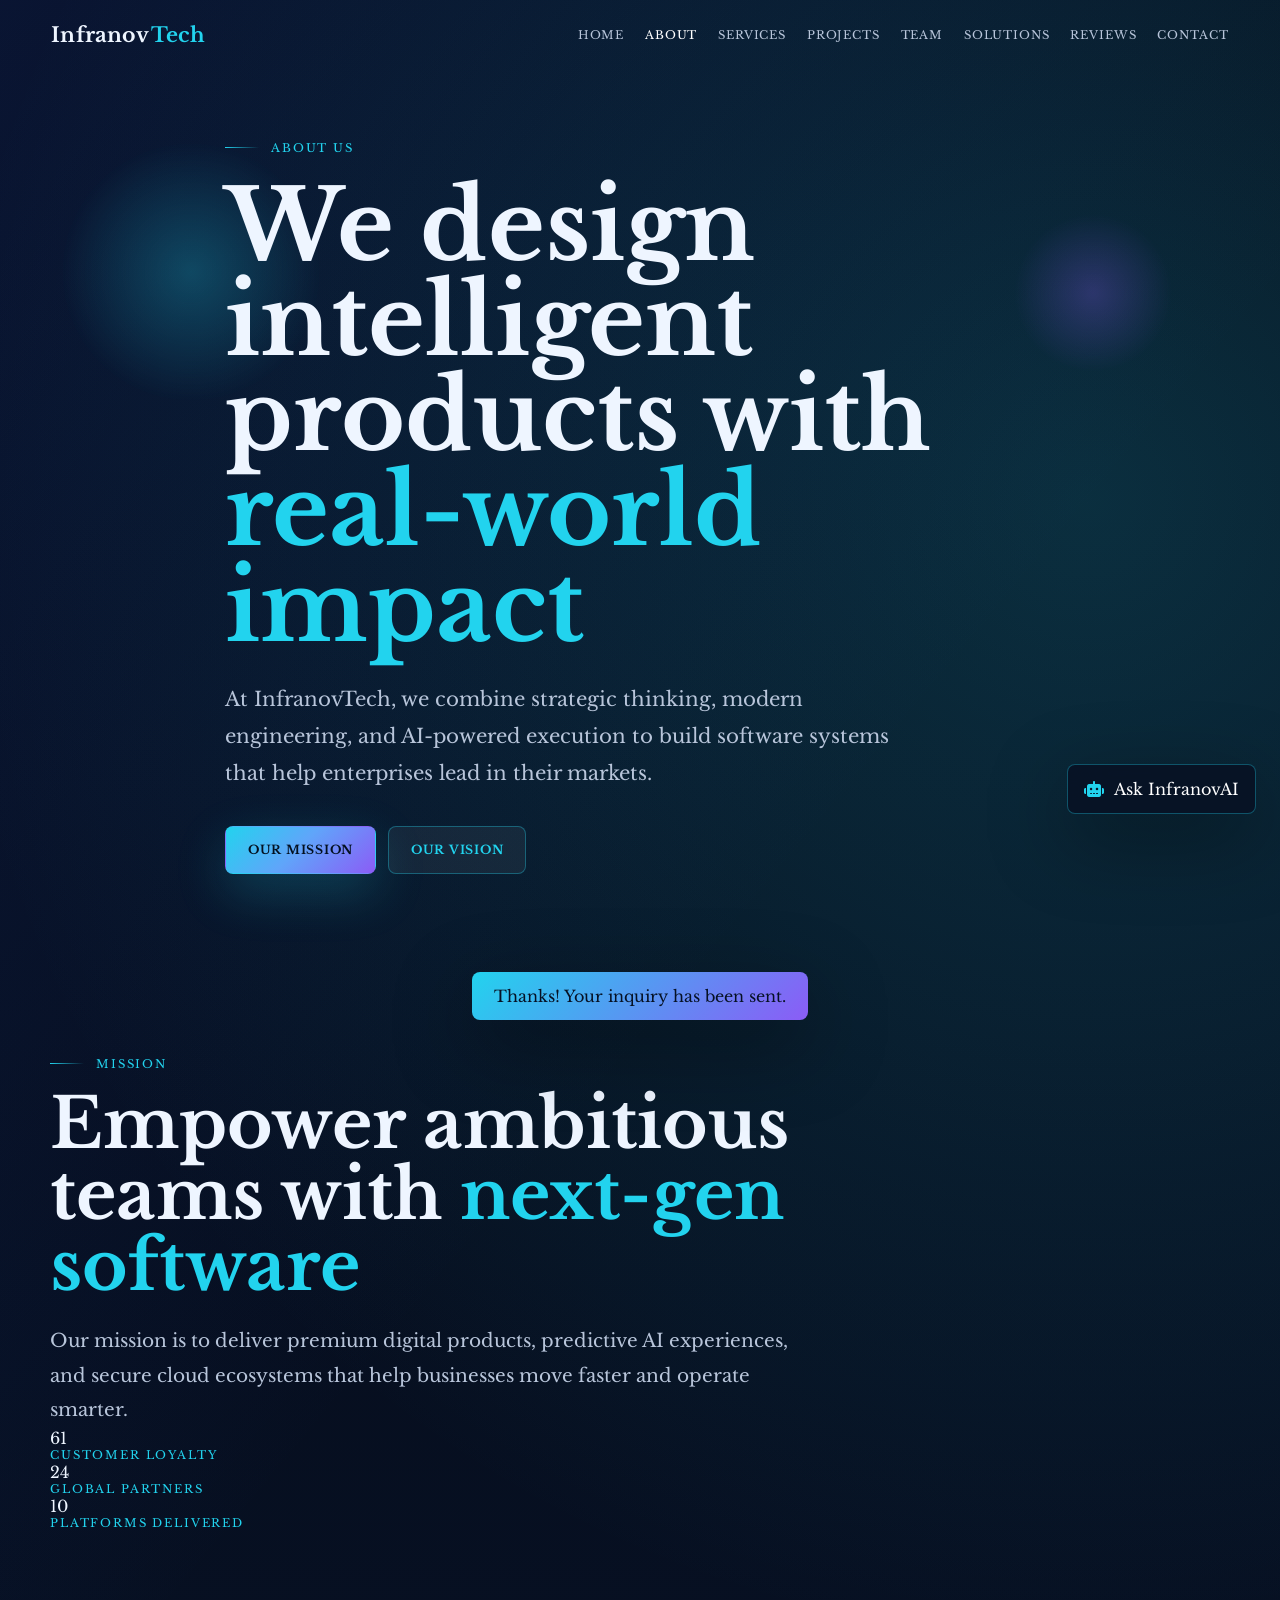
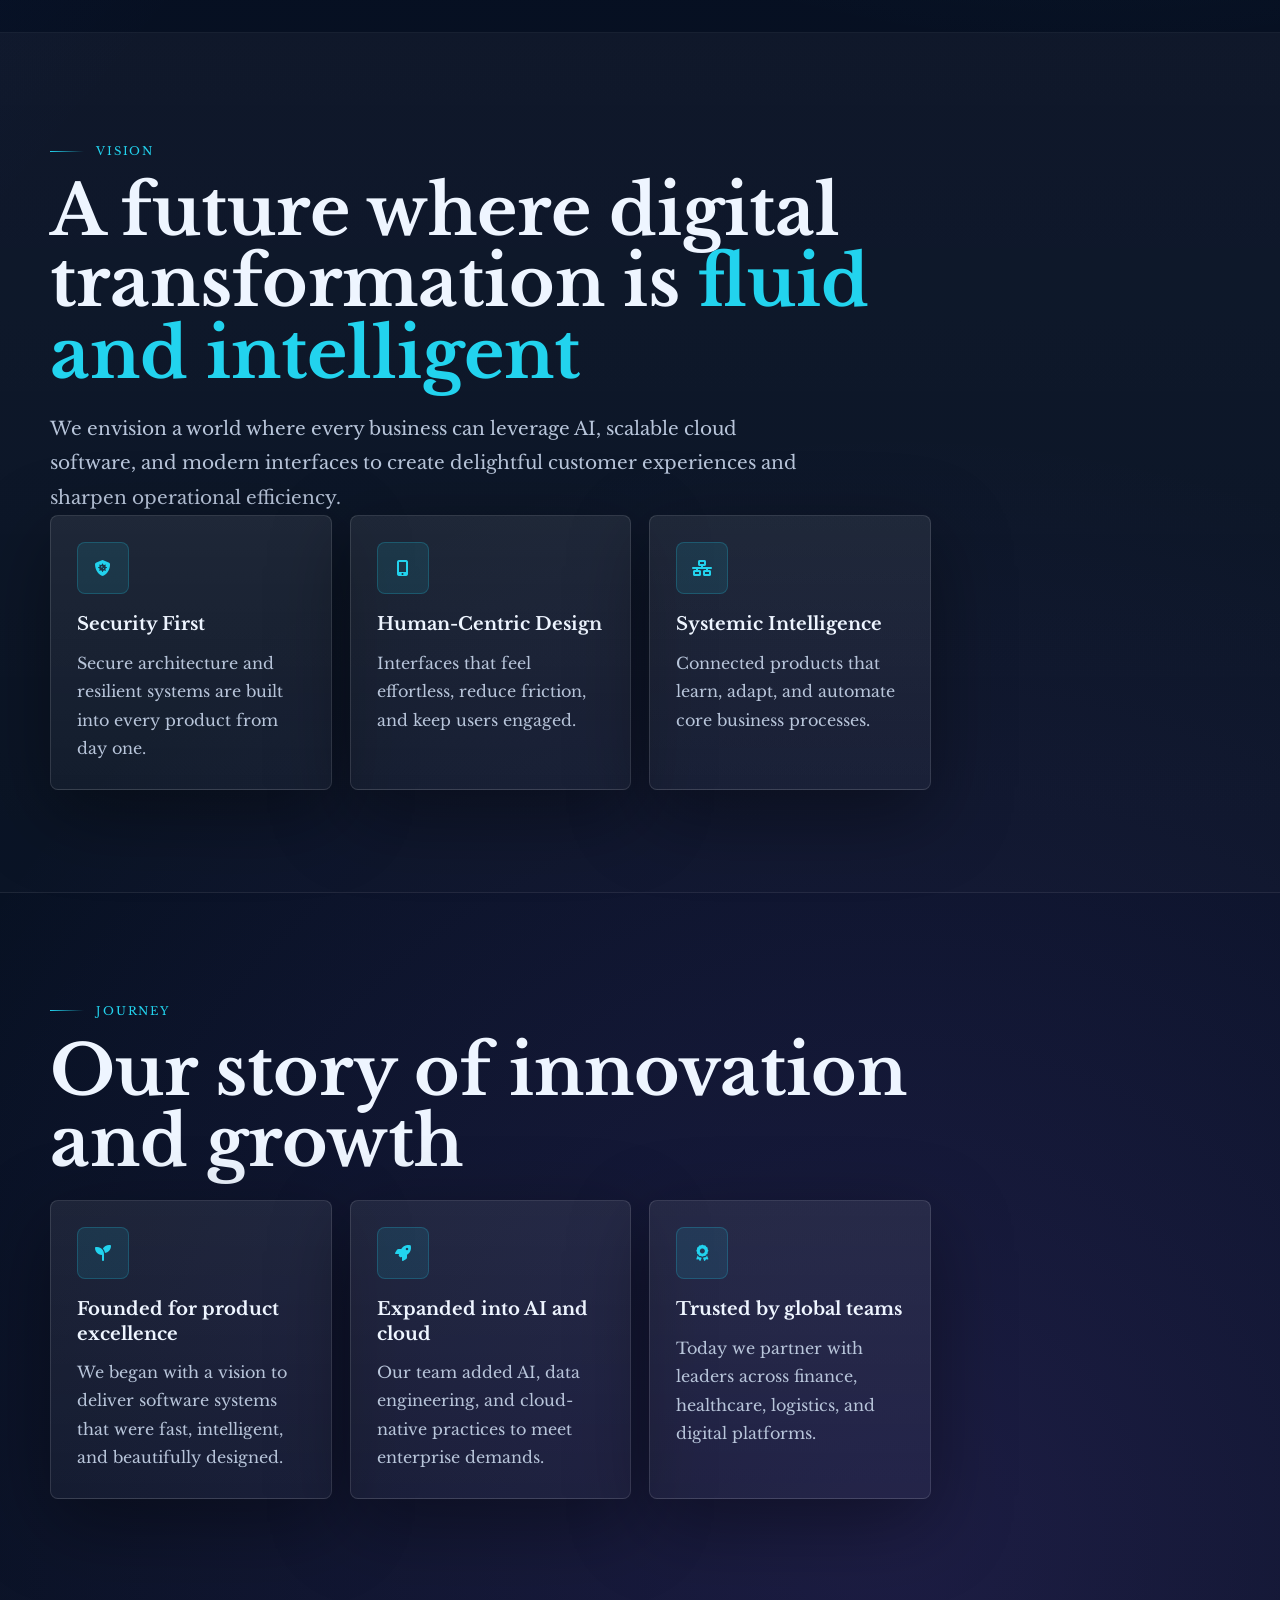
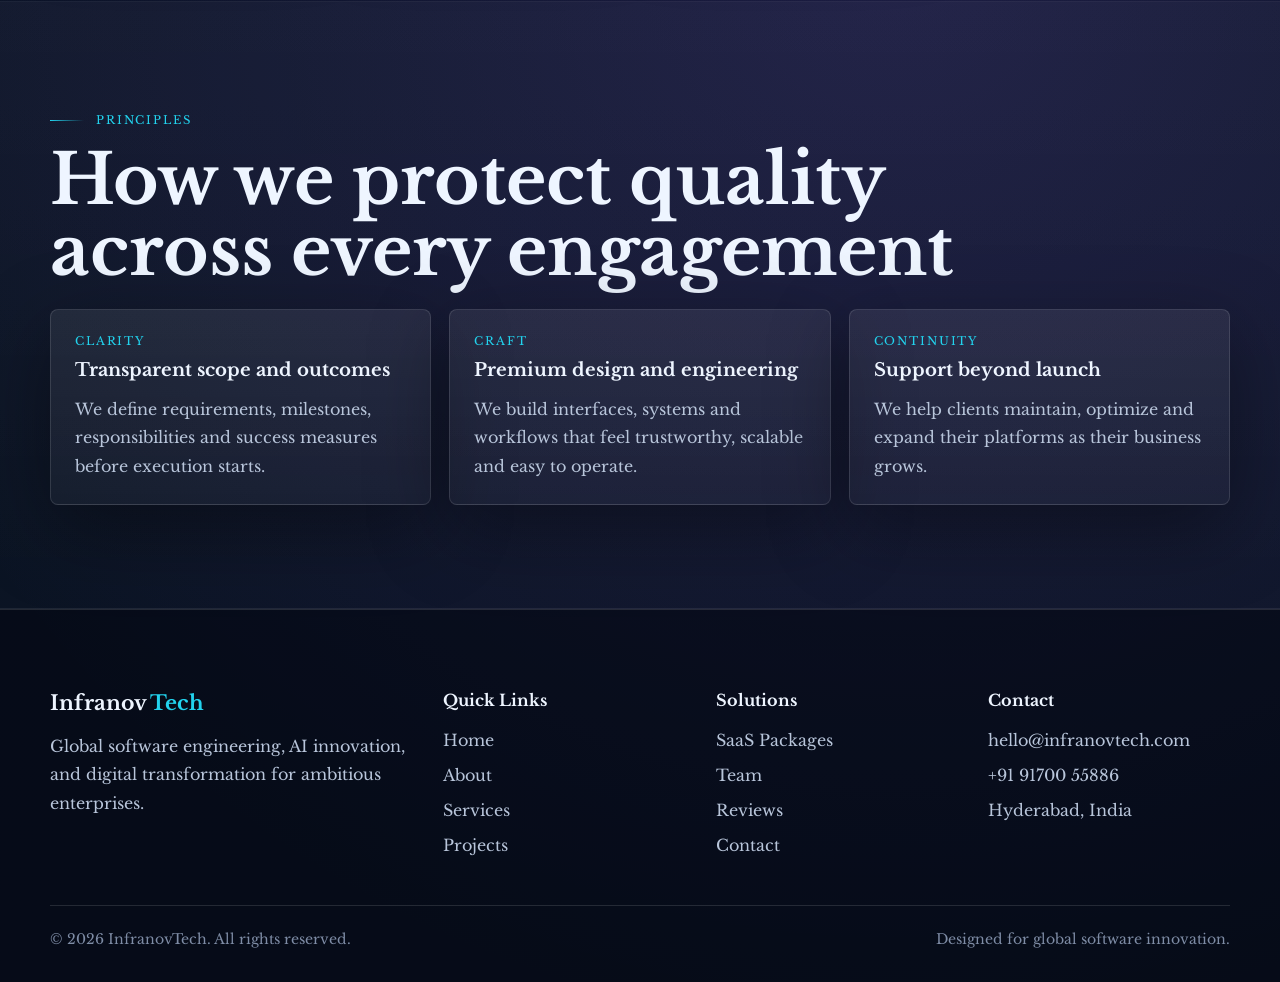
<file: about.html>
﻿<!DOCTYPE html>
<html lang="en">

<head>
    <meta charset="UTF-8">
    <meta name="viewport" content="width=device-width, initial-scale=1.0">
    <title>About | InfranovTech</title>
    <meta name="description" content="Learn how InfranovTech drives AI, cloud, and web innovation for modern enterprises.">
    <meta name="robots" content="index, follow">
    <meta property="og:site_name" content="InfranovTech">
    <meta property="og:title" content="About | InfranovTech">
    <meta property="og:description" content="Learn how InfranovTech drives complete digital transformation across software, AI, marketing, compliance, startup consulting and NGO services.">
    <meta property="og:type" content="website">
    <meta property="og:url" content="https://www.infranovtech.in/about.html">
    <meta name="twitter:card" content="summary_large_image">
    <link rel="canonical" href="https://www.infranovtech.in/about.html">
    <link rel="stylesheet" href="style.css">
    <link rel="stylesheet" href="https://cdnjs.cloudflare.com/ajax/libs/font-awesome/6.4.0/css/all.min.css">
</head>

<body>
    <div id="loader">InfranovTech</div>
    <div id="scroll-progress"></div>
    <header id="header">
        <a class="logo" href="index.html">Infranov<span>Tech</span></a>
        <nav>
            <div class="nav-links">
                <a href="index.html">Home</a>
                <a href="about.html">About</a>
                <a href="services.html">Services</a>
                <a href="portfolio.html">Projects</a>
                <a href="team.html">Team</a>
                <a href="packages.html">Solutions</a>
                <a href="reviews.html">Reviews</a>
                <a href="contact.html">Contact</a>
            </div>
        </nav>
        <button class="hamburger"><i class="fas fa-bars"></i></button>
    </header>
    <main>
        <section class="hero">
            <div class="hero-content reveal">
                <div class="hero-eyebrow">About Us</div>
                <h1>We design intelligent products with <span class="accent">real-world impact</span></h1>
                <p>At InfranovTech, we combine strategic thinking, modern engineering, and AI-powered execution to build software systems that help enterprises lead in their markets.</p>
                <div class="hero-actions">
                    <a href="#mission" class="btn btn-primary">Our Mission</a>
                    <a href="#vision" class="btn btn-outline">Our Vision</a>
                </div>
            </div>
            <div class="floating-shape one lg" data-speed="0.1"></div>
            <div class="floating-shape two md" data-speed="0.14"></div>
        </section>

        <section id="mission" class="section">
            <div class="container">
                <div class="section-label">Mission</div>
                <h2 class="section-title reveal">Empower ambitious teams with <em>next-gen software</em></h2>
                <p class="section-desc reveal">Our mission is to deliver premium digital products, predictive AI experiences, and secure cloud ecosystems that help businesses move faster and operate smarter.</p>
                <div class="stats-row reveal">
                    <div class="stat-card">
                        <div class="stat-number counter" data-target="95">0</div>
                        <div class="stat-label">Customer Loyalty</div>
                    </div>
                    <div class="stat-card">
                        <div class="stat-number counter" data-target="38">0</div>
                        <div class="stat-label">Global Partners</div>
                    </div>
                    <div class="stat-card">
                        <div class="stat-number counter" data-target="16">0</div>
                        <div class="stat-label">Platforms Delivered</div>
                    </div>
                </div>
            </div>
        </section>

        <section id="vision" class="section section-alt">
            <div class="container">
                <div class="section-label">Vision</div>
                <h2 class="section-title reveal">A future where digital transformation is <em>fluid and intelligent</em></h2>
                <p class="section-desc reveal">We envision a world where every business can leverage AI, scalable cloud software, and modern interfaces to create delightful customer experiences and sharpen operational efficiency.</p>
                <div class="feature-grid">
                    <article class="feature-card reveal">
                        <div class="feature-icon"><i class="fas fa-shield-virus"></i></div>
                        <h3>Security First</h3>
                        <p>Secure architecture and resilient systems are built into every product from day one.</p>
                    </article>
                    <article class="feature-card reveal">
                        <div class="feature-icon"><i class="fas fa-mobile-screen-button"></i></div>
                        <h3>Human-Centric Design</h3>
                        <p>Interfaces that feel effortless, reduce friction, and keep users engaged.</p>
                    </article>
                    <article class="feature-card reveal">
                        <div class="feature-icon"><i class="fas fa-network-wired"></i></div>
                        <h3>Systemic Intelligence</h3>
                        <p>Connected products that learn, adapt, and automate core business processes.</p>
                    </article>
                </div>
            </div>
        </section>

        <section class="section">
            <div class="container">
                <div class="section-label">Journey</div>
                <h2 class="section-title reveal">Our story of innovation and growth</h2>
                <div class="feature-grid">
                    <article class="feature-card reveal">
                        <div class="feature-icon"><i class="fas fa-seedling"></i></div>
                        <h3>Founded for product excellence</h3>
                        <p>We began with a vision to deliver software systems that were fast, intelligent, and beautifully designed.</p>
                    </article>
                    <article class="feature-card reveal">
                        <div class="feature-icon"><i class="fas fa-rocket"></i></div>
                        <h3>Expanded into AI and cloud</h3>
                        <p>Our team added AI, data engineering, and cloud-native practices to meet enterprise demands.</p>
                    </article>
                    <article class="feature-card reveal">
                        <div class="feature-icon"><i class="fas fa-award"></i></div>
                        <h3>Trusted by global teams</h3>
                        <p>Today we partner with leaders across finance, healthcare, logistics, and digital platforms.</p>
                    </article>
                </div>
            </div>
        </section>

        <section class="section section-alt">
            <div class="container">
                <div class="section-label">Principles</div>
                <h2 class="section-title reveal">How we protect quality across every engagement</h2>
                <div class="project-grid reveal">
                    <article class="project-card">
                        <div class="project-body">
                            <div class="project-meta">Clarity</div>
                            <h3>Transparent scope and outcomes</h3>
                            <p>We define requirements, milestones, responsibilities and success measures before execution starts.</p>
                        </div>
                    </article>
                    <article class="project-card">
                        <div class="project-body">
                            <div class="project-meta">Craft</div>
                            <h3>Premium design and engineering</h3>
                            <p>We build interfaces, systems and workflows that feel trustworthy, scalable and easy to operate.</p>
                        </div>
                    </article>
                    <article class="project-card">
                        <div class="project-body">
                            <div class="project-meta">Continuity</div>
                            <h3>Support beyond launch</h3>
                            <p>We help clients maintain, optimize and expand their platforms as their business grows.</p>
                        </div>
                    </article>
                </div>
            </div>
        </section>
    </main>

    <footer>
        <div class="container footer-grid">
            <div class="footer-brand">
                <a class="logo" href="index.html">Infranov<span>Tech</span></a>
                <p>Global software engineering, AI innovation, and digital transformation for ambitious enterprises.</p>
            </div>
            <div class="footer-col">
                <h4>Quick Links</h4>
                <div class="footer-links">
                    <a href="index.html">Home</a>
                    <a href="about.html">About</a>
                    <a href="services.html">Services</a>
                    <a href="portfolio.html">Projects</a>
                </div>
            </div>
            <div class="footer-col">
                <h4>Solutions</h4>
                <div class="footer-links">
                    <a href="packages.html">SaaS Packages</a>
                    <a href="team.html">Team</a>
                    <a href="reviews.html">Reviews</a>
                    <a href="contact.html">Contact</a>
                </div>
            </div>
            <div class="footer-col">
                <h4>Contact</h4>
                <div class="footer-links">
                    <a href="mailto:hello@infranovtech.com">hello@infranovtech.com</a>
                    <a href="tel:+919170055886">+91 91700 55886</a>
                    <a href="#">Hyderabad, India</a>
                </div>
            </div>
        </div>
        <div class="container footer-bottom">
            <p>&copy; 2026 InfranovTech. All rights reserved.</p>
            <p>Designed for global software innovation.</p>
        </div>
    </footer>

    <button class="scroll-top"><i class="fas fa-arrow-up"></i></button>
    <div class="popup-msg">Thanks! Your inquiry has been sent.</div>
    <script src="script.js"></script>
</body>

</html>
</file>
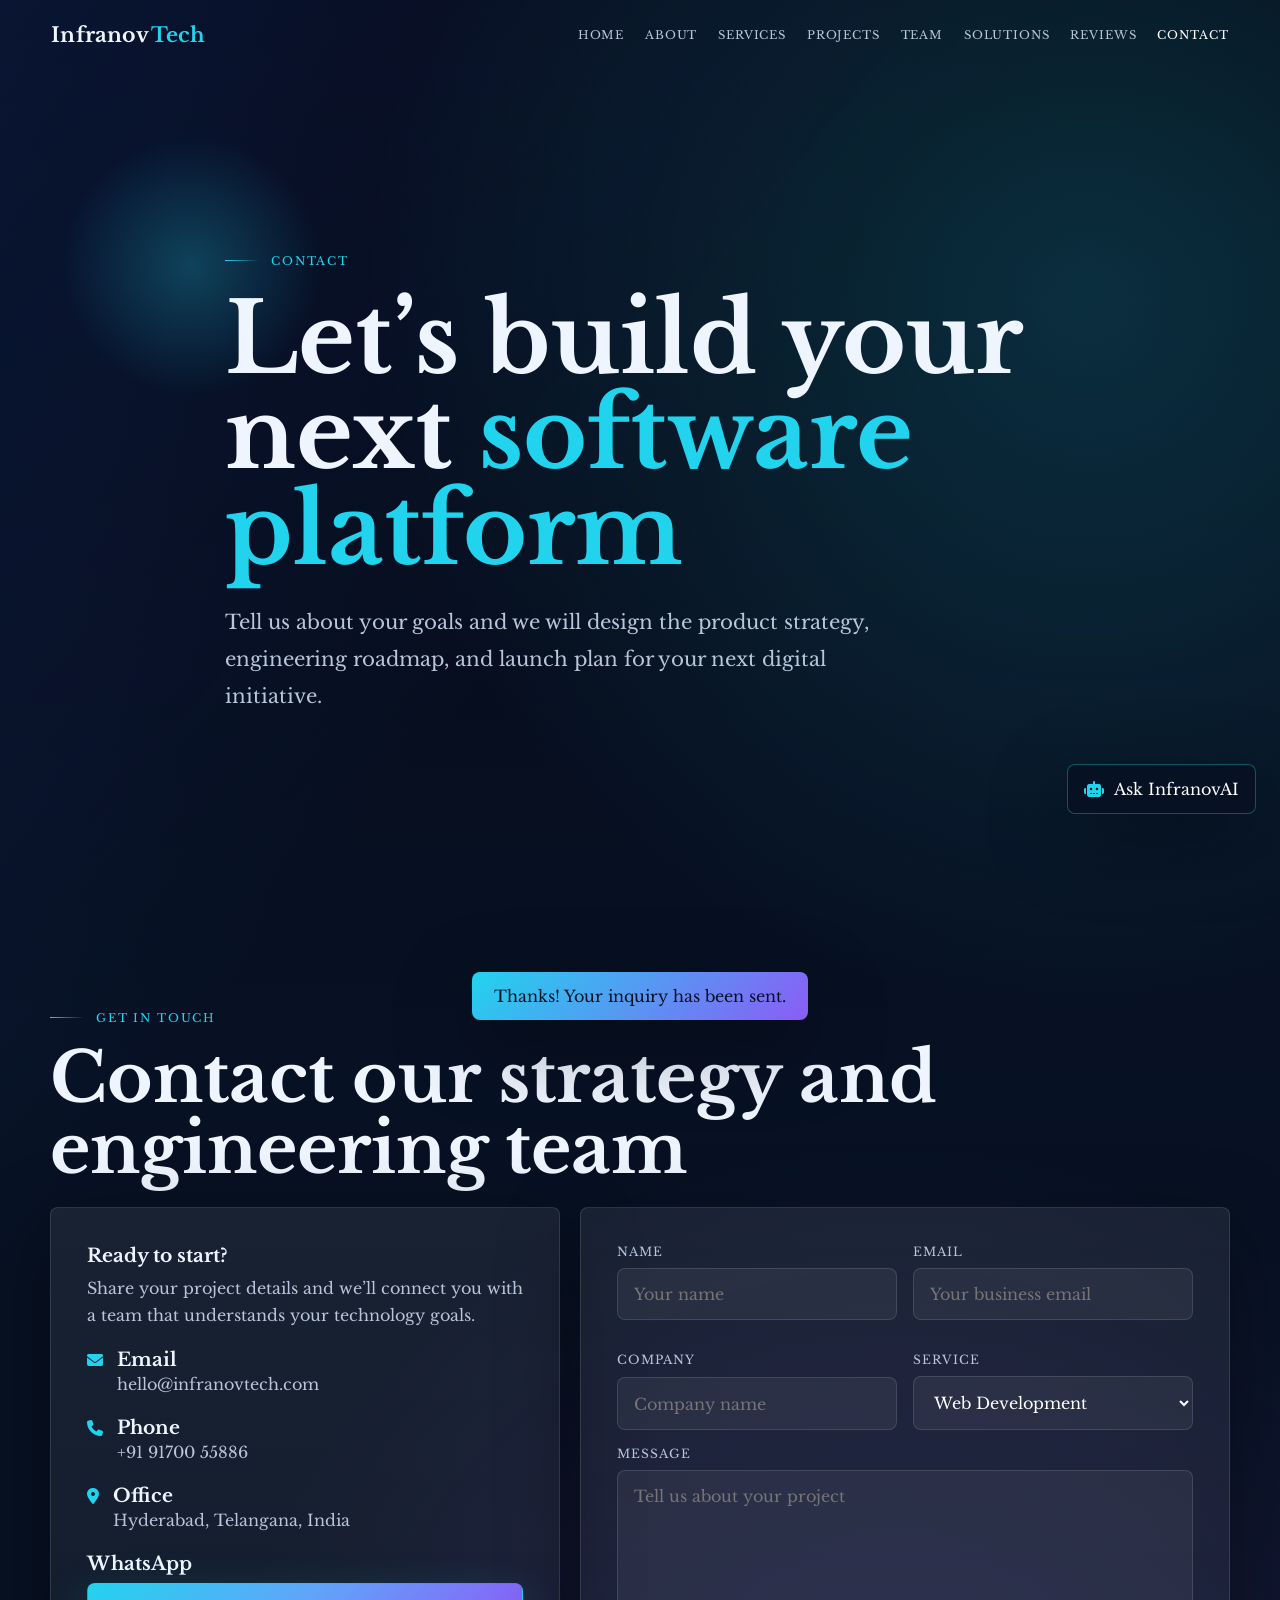
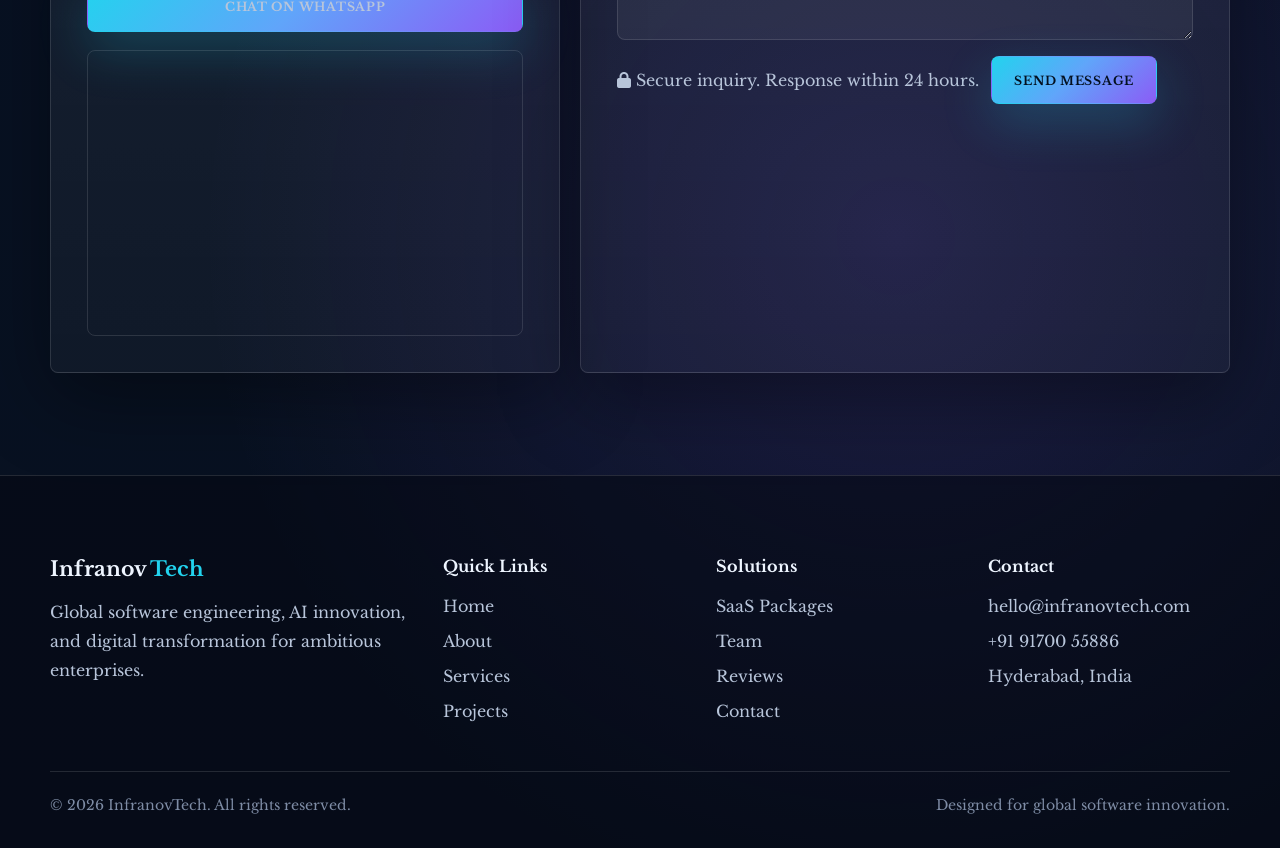
<file: contact.html>
﻿<!DOCTYPE html>
<html lang="en">

<head>
    <meta charset="UTF-8">
    <meta name="viewport" content="width=device-width, initial-scale=1.0">
    <title>Contact | InfranovTech</title>
    <meta name="description"
        content="Contact INFRANOVTECH for software development, AI, cloud, digital transformation, startup consulting, legal services and NGO support.">
    <meta name="robots" content="index, follow">
    <meta property="og:site_name" content="InfranovTech">
    <meta property="og:url" content="https://www.infranovtech.in/contact.html">
    <meta property="og:title" content="Contact | InfranovTech">
    <meta property="og:description"
        content="Contact INFRANOVTECH for software development, AI, cloud, digital transformation, startup consulting, legal services and NGO support.">
    <meta property="og:type" content="website">
    <meta property="og:image" content="https://www.infranovtech.in/og-image.png">
    <meta name="twitter:card" content="summary_large_image">
    <meta name="twitter:title" content="Contact | InfranovTech">
    <meta name="twitter:description"
        content="Contact INFRANOVTECH for software development, AI, cloud, digital transformation, startup consulting, legal services and NGO support.">
    <meta name="twitter:image" content="https://www.infranovtech.in/og-image.png">
    <link rel="canonical" href="https://www.infranovtech.in/contact.html">
    <link rel="stylesheet" href="style.css">
    <link rel="stylesheet" href="https://cdnjs.cloudflare.com/ajax/libs/font-awesome/6.4.0/css/all.min.css">
</head>

<body>
    <div id="loader">InfranovTech</div>
    <div id="scroll-progress"></div>
    <header id="header">
        <a class="logo" href="index.html">Infranov<span>Tech</span></a>
        <nav>
            <div class="nav-links">
                <a href="index.html">Home</a>
                <a href="about.html">About</a>
                <a href="services.html">Services</a>
                <a href="portfolio.html">Projects</a>
                <a href="team.html">Team</a>
                <a href="packages.html">Solutions</a>
                <a href="reviews.html">Reviews</a>
                <a href="contact.html">Contact</a>
            </div>
        </nav>
        <button class="hamburger"><i class="fas fa-bars"></i></button>
    </header>
    <main>
        <section class="hero">
            <div class="hero-content reveal">
                <div class="hero-eyebrow">Contact</div>
                <h1>Let&rsquo;s build your next <span class="accent">software platform</span></h1>
                <p>Tell us about your goals and we will design the product strategy, engineering roadmap, and launch
                    plan for your next digital initiative.</p>
            </div>
            <div class="floating-shape one lg" data-speed="0.1"></div>
        </section>

        <section class="section">
            <div class="container">
                <div class="section-label">Get in Touch</div>
                <h2 class="section-title reveal">Contact our strategy and engineering team</h2>
                <div class="contact-grid">
                    <div class="contact-panel reveal">
                        <div class="contact-card">
                            <h3>Ready to start?</h3>
                            <p>Share your project details and we&rsquo;ll connect you with a team that understands your
                                technology goals.</p>
                        </div>
                        <div class="contact-card contact-info-item">
                            <i class="fas fa-envelope"></i>
                            <div>
                                <h3>Email</h3>
                                <a href="mailto:hello@infranovtech.com">hello@infranovtech.com</a>
                            </div>
                        </div>
                        <div class="contact-card contact-info-item">
                            <i class="fas fa-phone"></i>
                            <div>
                                <h3>Phone</h3>
                                <a href="tel:+919170055886">+91 91700 55886</a>
                            </div>
                        </div>
                        <div class="contact-card contact-info-item">
                            <i class="fas fa-map-marker-alt"></i>
                            <div>
                                <h3>Office</h3>
                                <p>Hyderabad, Telangana, India</p>
                            </div>
                        </div>
                        <div class="contact-card">
                            <h3>WhatsApp</h3>
                            <a href="https://wa.me/919170055886?text=Hello%20InfranovTech%2C%20I%20need%20help%20with%20a%20project"
                                target="_blank" rel="noreferrer" class="btn btn-primary">Chat on WhatsApp</a>
                        </div>
                        <div class="map-frame">
                            <iframe
                                src="https://www.google.com/maps/embed?pb=!1m18!1m12!1m3!1d3806.509450186201!2d78.47074531488571!3d17.38504448804631!2m3!1f0!2f0!3f0!3m2!1i1024!2i768!4f13.1!3m3!1m2!1s0x3bcb921cba1f0cea%3A0xd0e062e1a3b2e124!2sHyderabad!5e0!3m2!1sen!2sin!4v1700000000000!5m2!1sen!2sin"
                                allowfullscreen="" loading="lazy"></iframe>
                        </div>
                    </div>
                    <form id="contactForm" class="contact-form reveal">
                        <div class="form-grid">
                            <div class="form-group"><label for="name">Name</label><input type="text" id="name"
                                    name="name" placeholder="Your name" required></div>
                            <div class="form-group"><label for="email">Email</label><input type="email" id="email"
                                    name="email" placeholder="Your business email" required></div>
                            <div class="form-group"><label for="company">Company</label><input type="text" id="company"
                                    name="company" placeholder="Company name"></div>
                            <div class="form-group"><label for="service">Service</label><select id="service"
                                    name="service">
                                    <option>Web Development</option>
                                    <option>AI Solutions</option>
                                    <option>Cloud Services</option>
                                    <option>Mobile Apps</option>
                                    <option>Automation Systems</option>
                                </select></div>
                        </div>
                        <div class="form-group"><label for="message">Message</label><textarea id="message"
                                name="message" placeholder="Tell us about your project" required></textarea></div>
                        <div class="contact-form-footer">
                            <span class="contact-note"><i class="fas fa-lock"></i> Secure inquiry. Response within 24
                                hours.</span>
                            <button type="submit" class="btn btn-primary">Send Message</button>
                        </div>
                    </form>
                </div>
            </div>
        </section>
    </main>

    <footer>
        <div class="container footer-grid">
            <div class="footer-brand">
                <a class="logo" href="index.html">Infranov<span>Tech</span></a>
                <p>Global software engineering, AI innovation, and digital transformation for ambitious enterprises.</p>
            </div>
            <div class="footer-col">
                <h4>Quick Links</h4>
                <div class="footer-links">
                    <a href="index.html">Home</a>
                    <a href="about.html">About</a>
                    <a href="services.html">Services</a>
                    <a href="portfolio.html">Projects</a>
                </div>
            </div>
            <div class="footer-col">
                <h4>Solutions</h4>
                <div class="footer-links">
                    <a href="packages.html">SaaS Packages</a>
                    <a href="team.html">Team</a>
                    <a href="reviews.html">Reviews</a>
                    <a href="contact.html">Contact</a>
                </div>
            </div>
            <div class="footer-col">
                <h4>Contact</h4>
                <div class="footer-links">
                    <a href="mailto:hello@infranovtech.com">hello@infranovtech.com</a>
                    <a href="tel:+919170055886">+91 91700 55886</a>
                    <a href="#">Hyderabad, India</a>
                </div>
            </div>
        </div>
        <div class="container footer-bottom">
            <p>&copy; 2026 InfranovTech. All rights reserved.</p>
            <p>Designed for global software innovation.</p>
        </div>
    </footer>

    <button class="scroll-top"><i class="fas fa-arrow-up"></i></button>
    <div class="popup-msg">Thanks! Your inquiry has been sent.</div>
    <script src="script.js"></script>
</body>

</html>
</file>
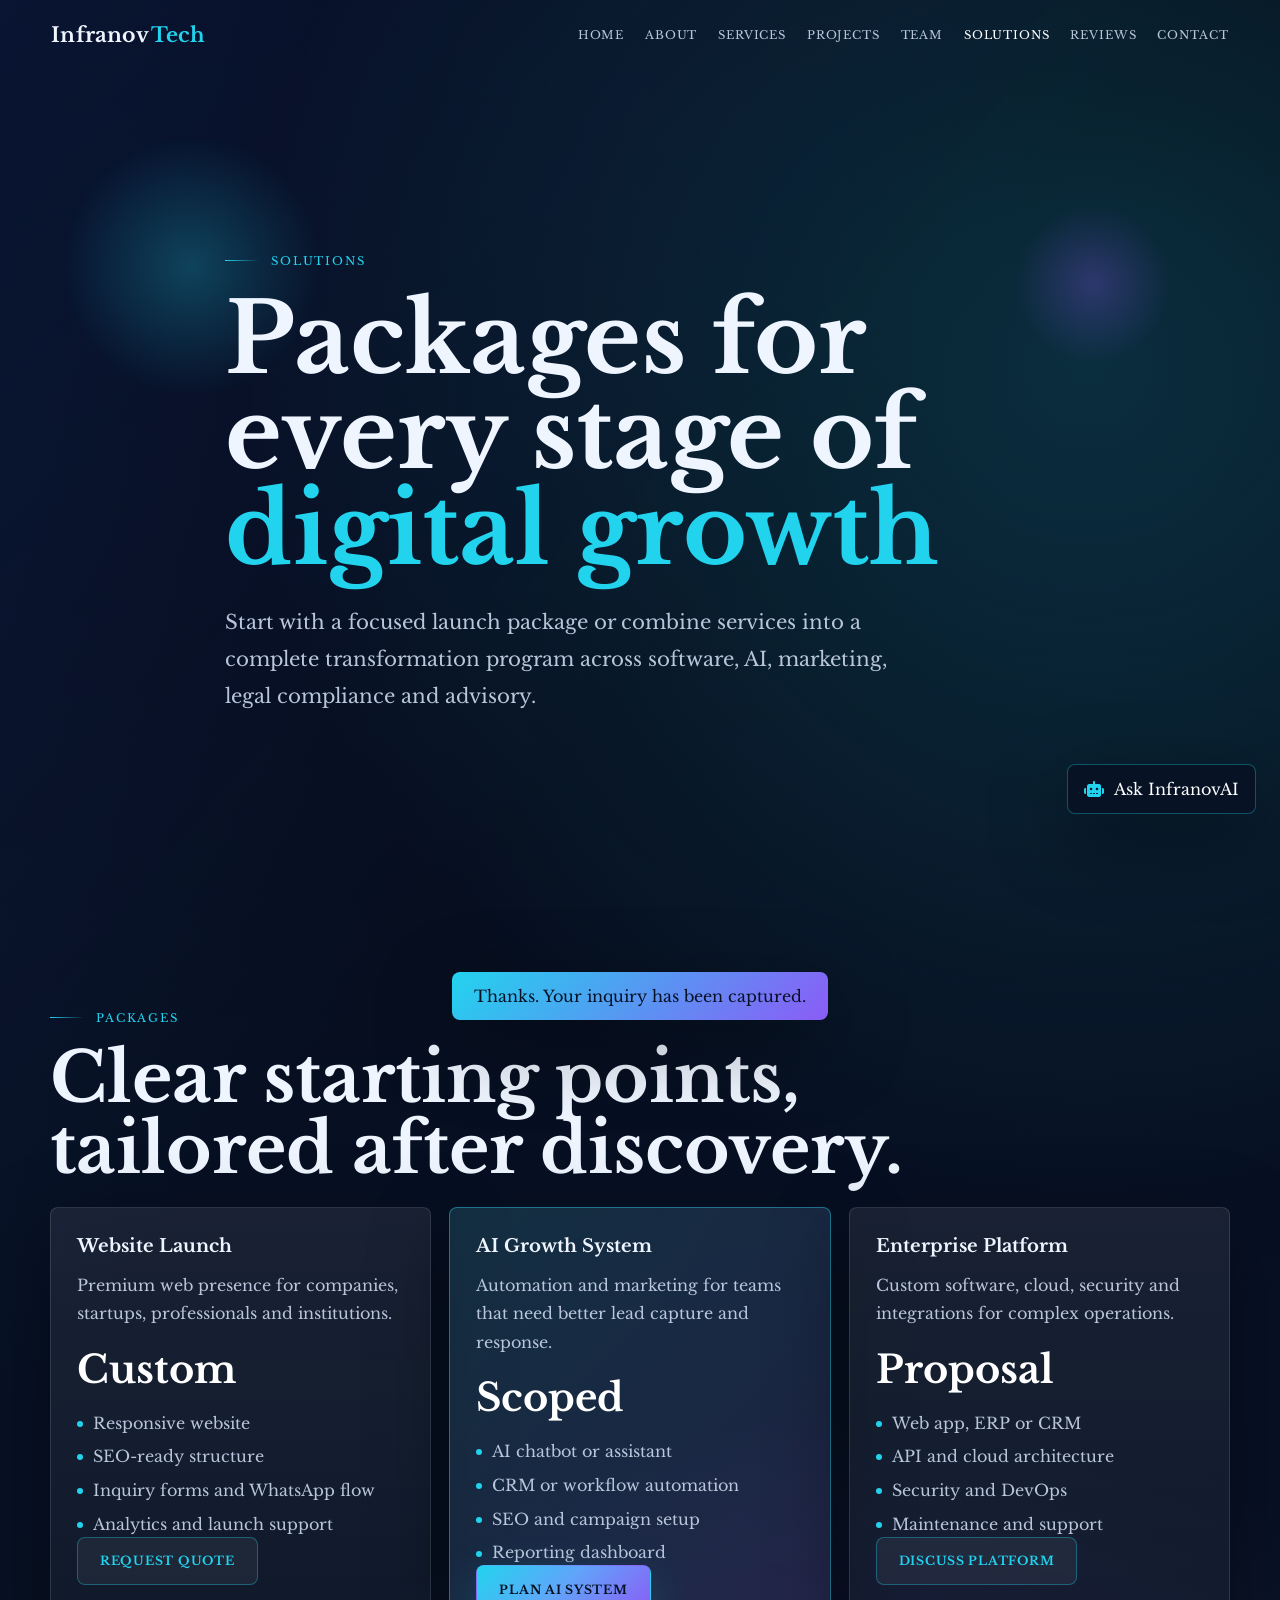
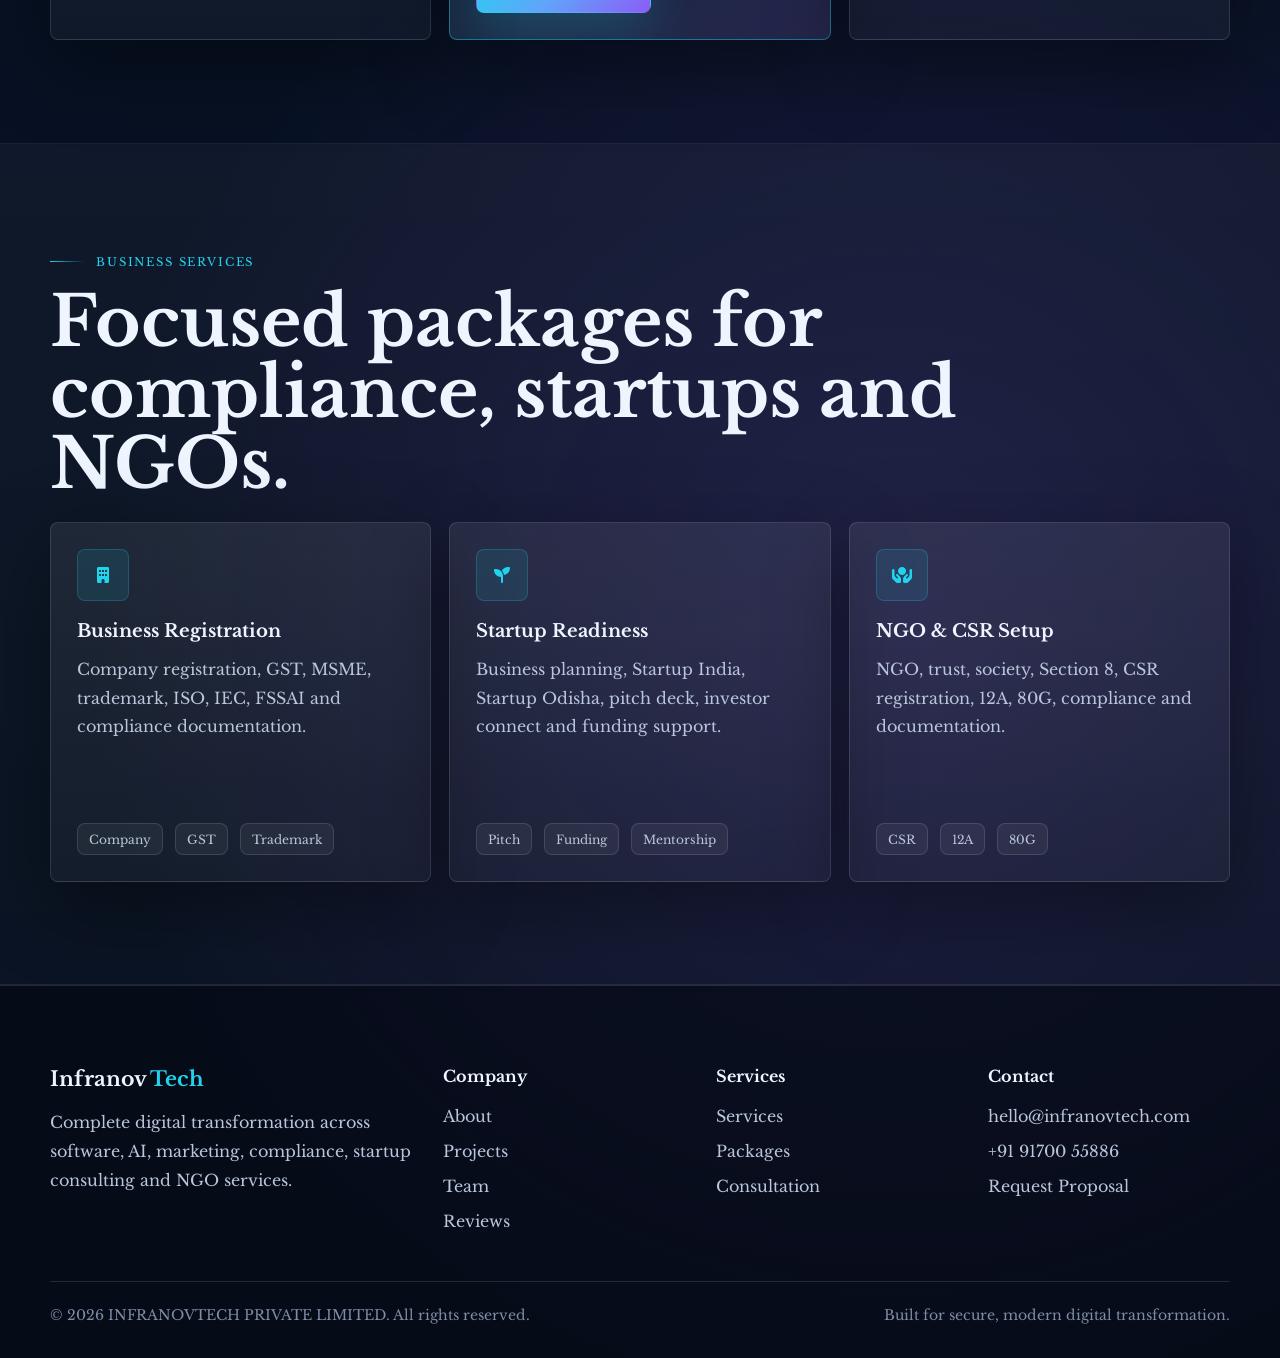
<file: packages.html>
<!DOCTYPE html>
<html lang="en">

<head>
    <meta charset="UTF-8">
    <meta name="viewport" content="width=device-width, initial-scale=1.0">
    <title>Solutions & Packages | InfranovTech</title>
    <meta name="description" content="Explore InfranovTech solution packages for websites, software, AI automation, digital marketing, startup consulting, legal services and NGO support.">
    <meta name="robots" content="index, follow">
    <link rel="canonical" href="https://www.infranovtech.in/packages.html">
    <link rel="stylesheet" href="style.css">
    <link rel="stylesheet" href="https://cdnjs.cloudflare.com/ajax/libs/font-awesome/6.4.0/css/all.min.css">
</head>

<body>
    <div id="loader">InfranovTech</div>
    <div id="scroll-progress"></div>
    <header id="header">
        <a class="logo" href="index.html">Infranov<span>Tech</span></a>
        <nav><div class="nav-links"><a href="index.html">Home</a><a href="about.html">About</a><a href="services.html">Services</a><a href="portfolio.html">Projects</a><a href="team.html">Team</a><a href="packages.html">Solutions</a><a href="reviews.html">Reviews</a><a href="contact.html">Contact</a></div></nav>
        <button class="hamburger" type="button" aria-label="Open navigation"><i class="fas fa-bars" aria-hidden="true"></i></button>
    </header>
    <main>
        <section class="hero">
            <div class="hero-content reveal">
                <div class="hero-eyebrow">Solutions</div>
                <h1>Packages for every stage of <span class="accent">digital growth</span></h1>
                <p>Start with a focused launch package or combine services into a complete transformation program across software, AI, marketing, legal compliance and advisory.</p>
            </div>
            <div class="floating-shape one lg" data-speed="0.08"></div>
            <div class="floating-shape two md" data-speed="0.12"></div>
        </section>

        <section class="section">
            <div class="container">
                <div class="section-label">Packages</div>
                <h2 class="section-title reveal">Clear starting points, tailored after discovery.</h2>
                <div class="pricing-grid">
                    <article class="pricing-card reveal"><h3>Website Launch</h3><p>Premium web presence for companies, startups, professionals and institutions.</p><div class="price">Custom</div><ul class="service-list"><li>Responsive website</li><li>SEO-ready structure</li><li>Inquiry forms and WhatsApp flow</li><li>Analytics and launch support</li></ul><a class="btn btn-outline" href="contact.html">Request Quote</a></article>
                    <article class="pricing-card featured reveal"><h3>AI Growth System</h3><p>Automation and marketing for teams that need better lead capture and response.</p><div class="price">Scoped</div><ul class="service-list"><li>AI chatbot or assistant</li><li>CRM or workflow automation</li><li>SEO and campaign setup</li><li>Reporting dashboard</li></ul><a class="btn btn-primary" href="contact.html">Plan AI System</a></article>
                    <article class="pricing-card reveal"><h3>Enterprise Platform</h3><p>Custom software, cloud, security and integrations for complex operations.</p><div class="price">Proposal</div><ul class="service-list"><li>Web app, ERP or CRM</li><li>API and cloud architecture</li><li>Security and DevOps</li><li>Maintenance and support</li></ul><a class="btn btn-outline" href="contact.html">Discuss Platform</a></article>
                </div>
            </div>
        </section>

        <section class="section section-alt">
            <div class="container">
                <div class="section-label">Business Services</div>
                <h2 class="section-title reveal">Focused packages for compliance, startups and NGOs.</h2>
                <div class="services-grid">
                    <article class="service-card reveal"><div class="service-icon"><i class="fas fa-building" aria-hidden="true"></i></div><h3>Business Registration</h3><p>Company registration, GST, MSME, trademark, ISO, IEC, FSSAI and compliance documentation.</p><div class="service-badges"><span>Company</span><span>GST</span><span>Trademark</span></div></article>
                    <article class="service-card reveal"><div class="service-icon"><i class="fas fa-seedling" aria-hidden="true"></i></div><h3>Startup Readiness</h3><p>Business planning, Startup India, Startup Odisha, pitch deck, investor connect and funding support.</p><div class="service-badges"><span>Pitch</span><span>Funding</span><span>Mentorship</span></div></article>
                    <article class="service-card reveal"><div class="service-icon"><i class="fas fa-hands-holding-circle" aria-hidden="true"></i></div><h3>NGO & CSR Setup</h3><p>NGO, trust, society, Section 8, CSR registration, 12A, 80G, compliance and documentation.</p><div class="service-badges"><span>CSR</span><span>12A</span><span>80G</span></div></article>
                </div>
            </div>
        </section>
    </main>

    <footer>
        <div class="container footer-grid">
            <div class="footer-brand"><a class="logo" href="index.html">Infranov<span>Tech</span></a><p>Complete digital transformation across software, AI, marketing, compliance, startup consulting and NGO services.</p></div>
            <div class="footer-col"><h4>Company</h4><div class="footer-links"><a href="about.html">About</a><a href="portfolio.html">Projects</a><a href="team.html">Team</a><a href="reviews.html">Reviews</a></div></div>
            <div class="footer-col"><h4>Services</h4><div class="footer-links"><a href="services.html">Services</a><a href="packages.html">Packages</a><a href="contact.html">Consultation</a></div></div>
            <div class="footer-col"><h4>Contact</h4><div class="footer-links"><a href="mailto:hello@infranovtech.com">hello@infranovtech.com</a><a href="tel:+919170055886">+91 91700 55886</a><a href="contact.html">Request Proposal</a></div></div>
        </div>
        <div class="container footer-bottom"><p>&copy; 2026 INFRANOVTECH PRIVATE LIMITED. All rights reserved.</p><p>Built for secure, modern digital transformation.</p></div>
    </footer>
    <button class="scroll-top" type="button" aria-label="Scroll to top"><i class="fas fa-arrow-up" aria-hidden="true"></i></button>
    <div class="popup-msg" role="status">Thanks. Your inquiry has been captured.</div>
    <script src="script.js"></script>
</body>

</html>
</file>
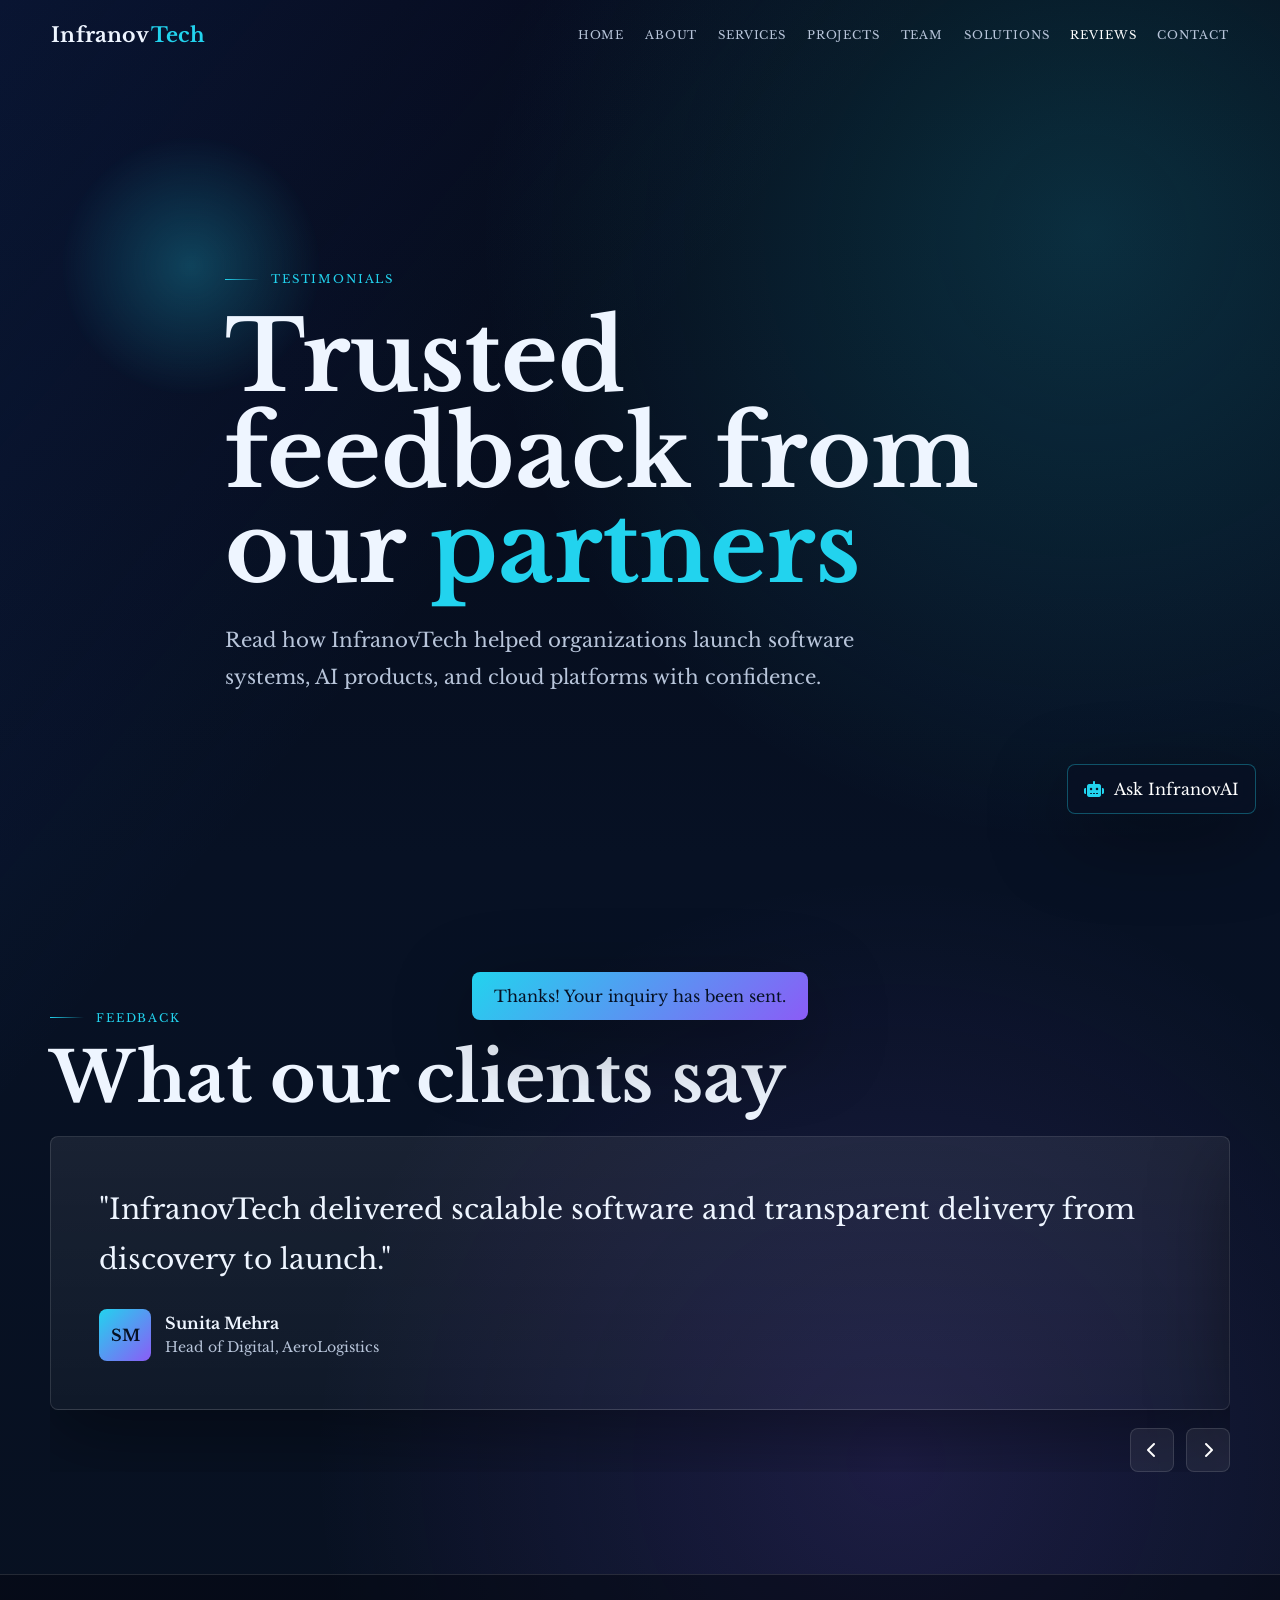
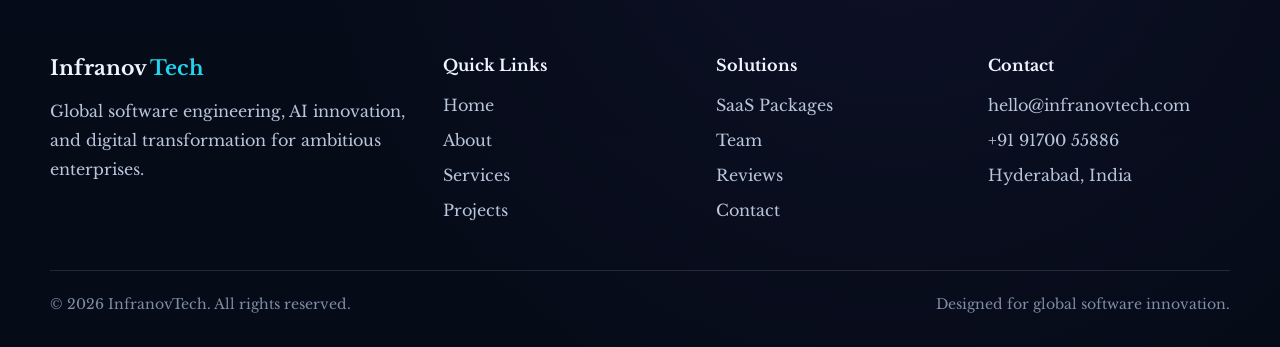
<file: reviews.html>
﻿<!DOCTYPE html>
<html lang="en">

<head>
    <meta charset="UTF-8">
    <meta name="viewport" content="width=device-width, initial-scale=1.0">
    <title>Reviews | InfranovTech</title>
    <meta name="description" content="Client reviews and testimonials for InfranovTech's software and AI solutions.">
    <meta name="robots" content="index, follow">
    <meta property="og:site_name" content="InfranovTech">
    <meta property="og:title" content="Reviews | InfranovTech">
    <meta property="og:description" content="Client testimonials for InfranovTech software, AI automation and digital transformation services.">
    <meta property="og:type" content="website">
    <meta property="og:url" content="https://www.infranovtech.in/reviews.html">
    <meta name="twitter:card" content="summary_large_image">
    <link rel="canonical" href="https://www.infranovtech.in/reviews.html">
    <link rel="stylesheet" href="style.css">
    <link rel="stylesheet" href="https://cdnjs.cloudflare.com/ajax/libs/font-awesome/6.4.0/css/all.min.css">
</head>

<body>
    <div id="loader">InfranovTech</div>
    <div id="scroll-progress"></div>
    <header id="header">
        <a class="logo" href="index.html">Infranov<span>Tech</span></a>
        <nav>
            <div class="nav-links">
                <a href="index.html">Home</a>
                <a href="about.html">About</a>
                <a href="services.html">Services</a>
                <a href="portfolio.html">Projects</a>
                <a href="team.html">Team</a>
                <a href="packages.html">Solutions</a>
                <a href="reviews.html">Reviews</a>
                <a href="contact.html">Contact</a>
            </div>
        </nav>
        <button class="hamburger"><i class="fas fa-bars"></i></button>
    </header>
    <main>
        <section class="hero">
            <div class="hero-content reveal">
                <div class="hero-eyebrow">Testimonials</div>
                <h1>Trusted feedback from our <span class="accent">partners</span></h1>
                <p>Read how InfranovTech helped organizations launch software systems, AI products, and cloud platforms with confidence.</p>
            </div>
            <div class="floating-shape one lg" data-speed="0.12"></div>
        </section>

        <section class="section">
            <div class="container">
                <div class="section-label">Feedback</div>
                <h2 class="section-title reveal">What our clients say</h2>
                <div class="testimonial-shell reveal">
                    <div class="testimonial-slider">
                        <article class="testimonial-card">
                            <blockquote>"InfranovTech delivered scalable software and transparent delivery from discovery to launch."</blockquote>
                            <div class="testimonial-meta">
                                <div class="testimonial-avatar">SM</div>
                                <div>
                                    <h4>Sunita Mehra</h4>
                                    <span>Head of Digital, AeroLogistics</span>
                                </div>
                            </div>
                        </article>
                        <article class="testimonial-card">
                            <blockquote>"Our enterprise platform is now faster, more secure, and easier to operate thanks to their AI roadmap."</blockquote>
                            <div class="testimonial-meta">
                                <div class="testimonial-avatar">VR</div>
                                <div>
                                    <h4>Vikram Rao</h4>
                                    <span>CTO, FinEdge</span>
                                </div>
                            </div>
                        </article>
                        <article class="testimonial-card">
                            <blockquote>"The team helped us modernize legacy systems with cloud and automation that actually works."</blockquote>
                            <div class="testimonial-meta">
                                <div class="testimonial-avatar">LE</div>
                                <div>
                                    <h4>Lara Edwards</h4>
                                    <span>VP Operations, Nexus Healthcare</span>
                                </div>
                            </div>
                        </article>
                    </div>
                    <div class="slider-controls">
                        <button class="slider-prev"><i class="fas fa-chevron-left"></i></button>
                        <button class="slider-next"><i class="fas fa-chevron-right"></i></button>
                    </div>
                </div>
            </div>
        </section>
    </main>

    <footer>
        <div class="container footer-grid">
            <div class="footer-brand">
                <a class="logo" href="index.html">Infranov<span>Tech</span></a>
                <p>Global software engineering, AI innovation, and digital transformation for ambitious enterprises.</p>
            </div>
            <div class="footer-col">
                <h4>Quick Links</h4>
                <div class="footer-links">
                    <a href="index.html">Home</a>
                    <a href="about.html">About</a>
                    <a href="services.html">Services</a>
                    <a href="portfolio.html">Projects</a>
                </div>
            </div>
            <div class="footer-col">
                <h4>Solutions</h4>
                <div class="footer-links">
                    <a href="packages.html">SaaS Packages</a>
                    <a href="team.html">Team</a>
                    <a href="reviews.html">Reviews</a>
                    <a href="contact.html">Contact</a>
                </div>
            </div>
            <div class="footer-col">
                <h4>Contact</h4>
                <div class="footer-links">
                    <a href="mailto:hello@infranovtech.com">hello@infranovtech.com</a>
                    <a href="tel:+919170055886">+91 91700 55886</a>
                    <a href="#">Hyderabad, India</a>
                </div>
            </div>
        </div>
        <div class="container footer-bottom">
            <p>&copy; 2026 InfranovTech. All rights reserved.</p>
            <p>Designed for global software innovation.</p>
        </div>
    </footer>

    <button class="scroll-top"><i class="fas fa-arrow-up"></i></button>
    <div class="popup-msg">Thanks! Your inquiry has been sent.</div>
    <script src="script.js"></script>
</body>

</html>
</file>
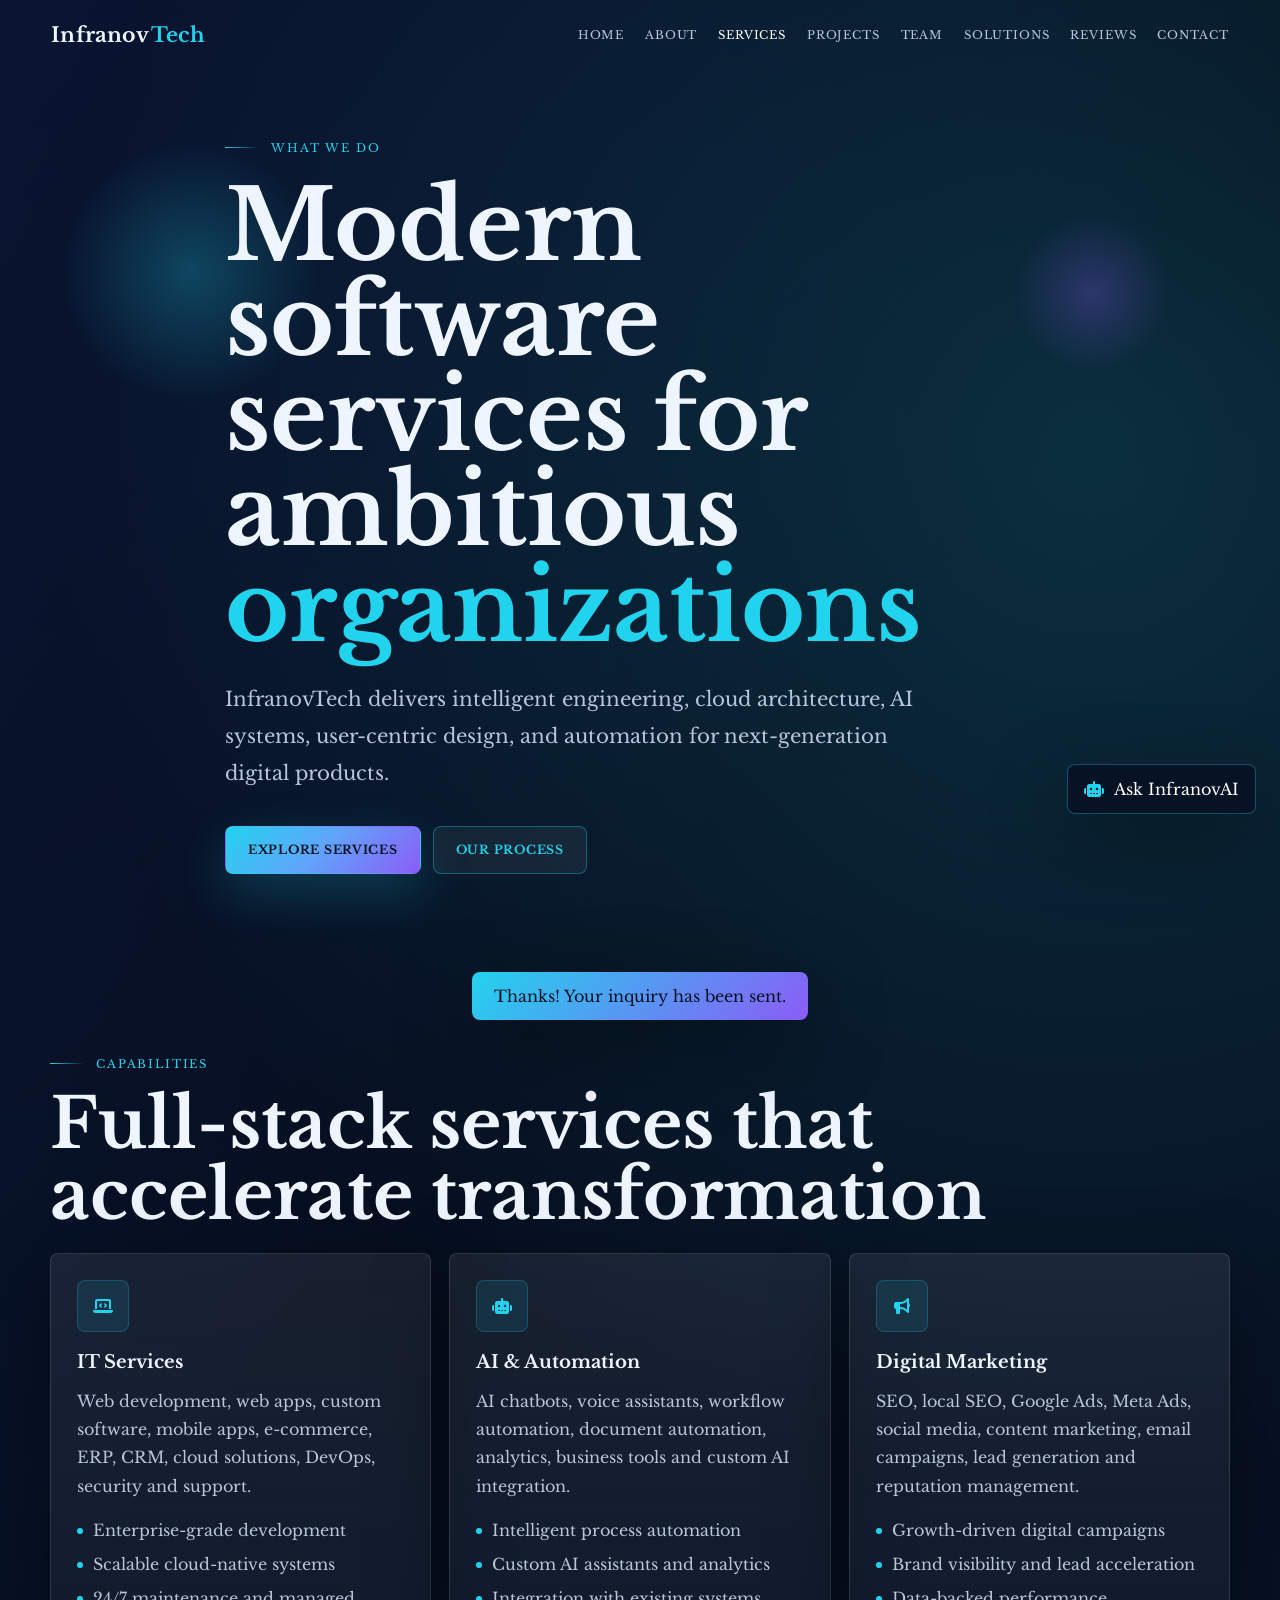
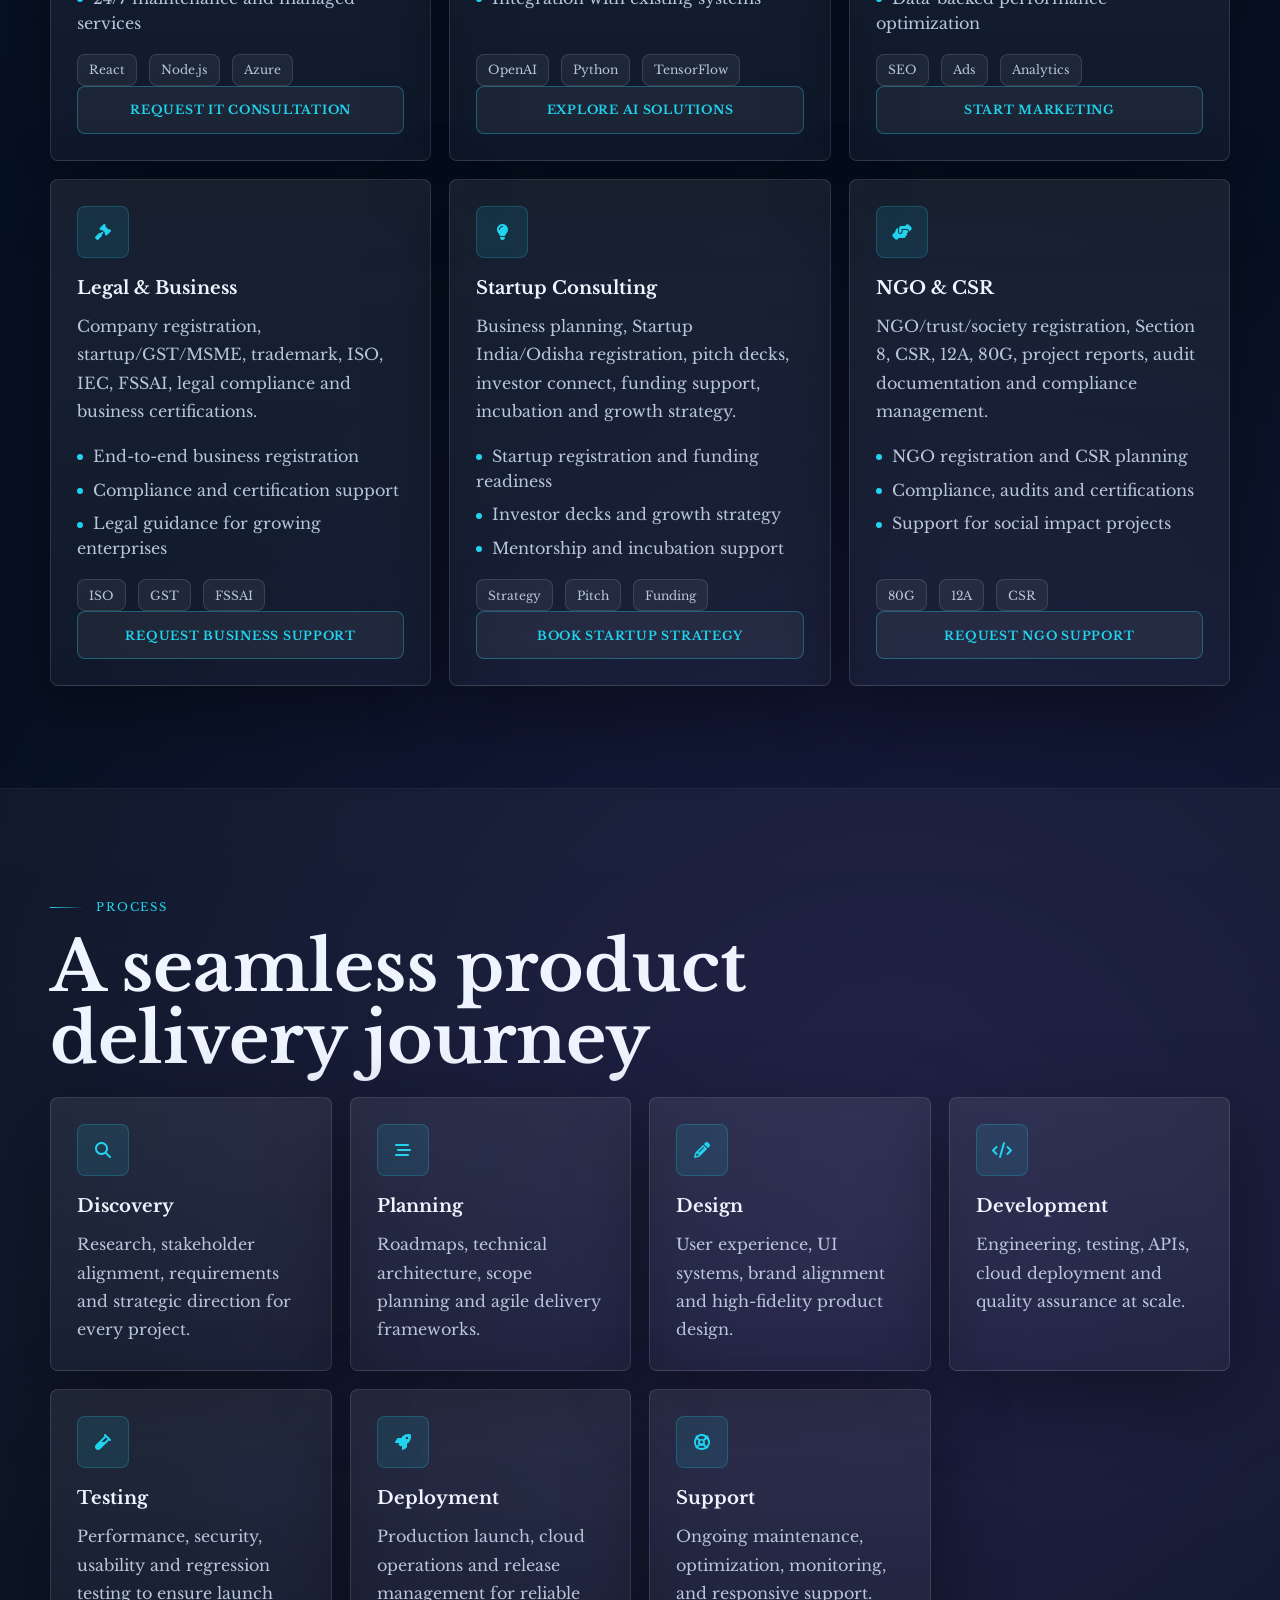
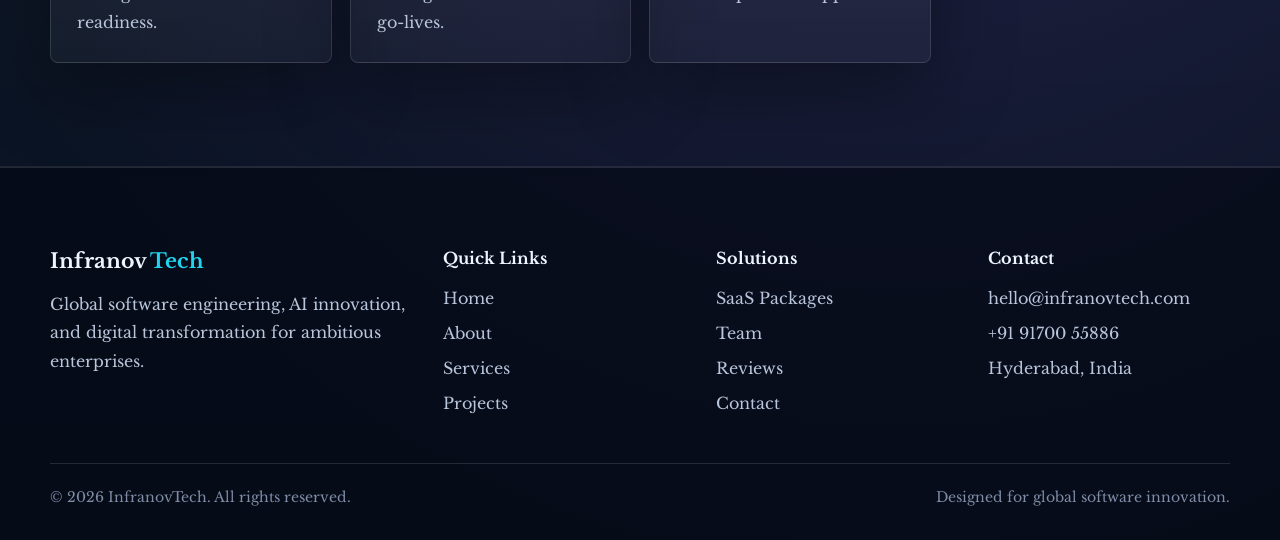
<file: services.html>
﻿<!DOCTYPE html>
<html lang="en">

<head>
    <meta charset="UTF-8">
    <meta name="viewport" content="width=device-width, initial-scale=1.0">
    <title>Services | InfranovTech</title>
    <meta name="description"
        content="Explore INFRANOVTECH's complete service portfolio for software, AI, cloud, marketing, legal business services, startup consulting, and NGO support.">
    <meta name="robots" content="index, follow">
    <meta property="og:site_name" content="InfranovTech">
    <meta property="og:url" content="https://www.infranovtech.in/services.html">
    <meta property="og:title" content="Services | InfranovTech">
    <meta property="og:description"
        content="Explore INFRANOVTECH's complete service portfolio for software, AI, cloud, marketing, legal business services, startup consulting, and NGO support.">
    <meta property="og:type" content="website">
    <meta property="og:image" content="https://www.infranovtech.in/og-image.png">
    <meta name="twitter:card" content="summary_large_image">
    <meta name="twitter:title" content="Services | InfranovTech">
    <meta name="twitter:description"
        content="Explore INFRANOVTECH's complete service portfolio for software, AI, cloud, marketing, legal business services, startup consulting, and NGO support.">
    <meta name="twitter:image" content="https://www.infranovtech.in/og-image.png">
    <link rel="canonical" href="https://www.infranovtech.in/services.html">
    <link rel="stylesheet" href="style.css">
    <link rel="stylesheet" href="https://cdnjs.cloudflare.com/ajax/libs/font-awesome/6.4.0/css/all.min.css">
</head>

<body>
    <div id="loader">InfranovTech</div>
    <div id="scroll-progress"></div>
    <header id="header">
        <a class="logo" href="index.html">Infranov<span>Tech</span></a>
        <nav>
            <div class="nav-links">
                <a href="index.html">Home</a>
                <a href="about.html">About</a>
                <a href="services.html">Services</a>
                <a href="portfolio.html">Projects</a>
                <a href="team.html">Team</a>
                <a href="packages.html">Solutions</a>
                <a href="reviews.html">Reviews</a>
                <a href="contact.html">Contact</a>
            </div>
        </nav>
        <button class="hamburger"><i class="fas fa-bars"></i></button>
    </header>
    <main>
        <section class="hero">
            <div class="hero-content reveal">
                <div class="hero-eyebrow">What We Do</div>
                <h1>Modern software services for ambitious <span class="accent">organizations</span></h1>
                <p>InfranovTech delivers intelligent engineering, cloud architecture, AI systems, user-centric design,
                    and automation for next-generation digital products.</p>
                <div class="hero-actions">
                    <a href="#service-list" class="btn btn-primary">Explore Services</a>
                    <a href="#process" class="btn btn-outline">Our Process</a>
                </div>
            </div>
            <div class="floating-shape one lg" data-speed="0.09"></div>
            <div class="floating-shape two md" data-speed="0.13"></div>
        </section>

        <section id="service-list" class="section">
            <div class="container">
                <div class="section-label">Capabilities</div>
                <h2 class="section-title reveal">Full-stack services that accelerate transformation</h2>
                <div class="services-grid">
                    <article class="service-card reveal">
                        <div class="service-icon"><i class="fas fa-laptop-code"></i></div>
                        <h3>IT Services</h3>
                        <p>Web development, web apps, custom software, mobile apps, e-commerce, ERP, CRM, cloud
                            solutions, DevOps, security and support.</p>
                        <ul class="service-list">
                            <li>Enterprise-grade development</li>
                            <li>Scalable cloud-native systems</li>
                            <li>24/7 maintenance and managed services</li>
                        </ul>
                        <div class="service-badges"><span>React</span><span>Node.js</span><span>Azure</span></div>
                        <a href="contact.html" class="btn btn-outline">Request IT Consultation</a>
                    </article>
                    <article class="service-card reveal">
                        <div class="service-icon"><i class="fas fa-robot"></i></div>
                        <h3>AI & Automation</h3>
                        <p>AI chatbots, voice assistants, workflow automation, document automation, analytics, business
                            tools and custom AI integration.</p>
                        <ul class="service-list">
                            <li>Intelligent process automation</li>
                            <li>Custom AI assistants and analytics</li>
                            <li>Integration with existing systems</li>
                        </ul>
                        <div class="service-badges"><span>OpenAI</span><span>Python</span><span>TensorFlow</span></div>
                        <a href="contact.html" class="btn btn-outline">Explore AI Solutions</a>
                    </article>
                    <article class="service-card reveal">
                        <div class="service-icon"><i class="fas fa-bullhorn"></i></div>
                        <h3>Digital Marketing</h3>
                        <p>SEO, local SEO, Google Ads, Meta Ads, social media, content marketing, email campaigns, lead
                            generation and reputation management.</p>
                        <ul class="service-list">
                            <li>Growth-driven digital campaigns</li>
                            <li>Brand visibility and lead acceleration</li>
                            <li>Data-backed performance optimization</li>
                        </ul>
                        <div class="service-badges"><span>SEO</span><span>Ads</span><span>Analytics</span></div>
                        <a href="contact.html" class="btn btn-outline">Start Marketing</a>
                    </article>
                    <article class="service-card reveal">
                        <div class="service-icon"><i class="fas fa-gavel"></i></div>
                        <h3>Legal & Business</h3>
                        <p>Company registration, startup/GST/MSME, trademark, ISO, IEC, FSSAI, legal compliance and
                            business certifications.</p>
                        <ul class="service-list">
                            <li>End-to-end business registration</li>
                            <li>Compliance and certification support</li>
                            <li>Legal guidance for growing enterprises</li>
                        </ul>
                        <div class="service-badges"><span>ISO</span><span>GST</span><span>FSSAI</span></div>
                        <a href="contact.html" class="btn btn-outline">Request Business Support</a>
                    </article>
                    <article class="service-card reveal">
                        <div class="service-icon"><i class="fas fa-lightbulb"></i></div>
                        <h3>Startup Consulting</h3>
                        <p>Business planning, Startup India/Odisha registration, pitch decks, investor connect, funding
                            support, incubation and growth strategy.</p>
                        <ul class="service-list">
                            <li>Startup registration and funding readiness</li>
                            <li>Investor decks and growth strategy</li>
                            <li>Mentorship and incubation support</li>
                        </ul>
                        <div class="service-badges"><span>Strategy</span><span>Pitch</span><span>Funding</span></div>
                        <a href="contact.html" class="btn btn-outline">Book Startup Strategy</a>
                    </article>
                    <article class="service-card reveal">
                        <div class="service-icon"><i class="fas fa-hands-helping"></i></div>
                        <h3>NGO & CSR</h3>
                        <p>NGO/trust/society registration, Section 8, CSR, 12A, 80G, project reports, audit
                            documentation and compliance management.</p>
                        <ul class="service-list">
                            <li>NGO registration and CSR planning</li>
                            <li>Compliance, audits and certifications</li>
                            <li>Support for social impact projects</li>
                        </ul>
                        <div class="service-badges"><span>80G</span><span>12A</span><span>CSR</span></div>
                        <a href="contact.html" class="btn btn-outline">Request NGO Support</a>
                    </article>
                </div>
            </div>
        </section>

        <section id="process" class="section section-alt">
            <div class="container">
                <div class="section-label">Process</div>
                <h2 class="section-title reveal">A seamless product delivery journey</h2>
                <div class="feature-grid">
                    <article class="feature-card reveal">
                        <div class="feature-icon"><i class="fas fa-search"></i></div>
                        <h3>Discovery</h3>
                        <p>Research, stakeholder alignment, requirements and strategic direction for every project.</p>
                    </article>
                    <article class="feature-card reveal">
                        <div class="feature-icon"><i class="fas fa-stream"></i></div>
                        <h3>Planning</h3>
                        <p>Roadmaps, technical architecture, scope planning and agile delivery frameworks.</p>
                    </article>
                    <article class="feature-card reveal">
                        <div class="feature-icon"><i class="fas fa-pencil-alt"></i></div>
                        <h3>Design</h3>
                        <p>User experience, UI systems, brand alignment and high-fidelity product design.</p>
                    </article>
                    <article class="feature-card reveal">
                        <div class="feature-icon"><i class="fas fa-code"></i></div>
                        <h3>Development</h3>
                        <p>Engineering, testing, APIs, cloud deployment and quality assurance at scale.</p>
                    </article>
                    <article class="feature-card reveal">
                        <div class="feature-icon"><i class="fas fa-vial"></i></div>
                        <h3>Testing</h3>
                        <p>Performance, security, usability and regression testing to ensure launch readiness.</p>
                    </article>
                    <article class="feature-card reveal">
                        <div class="feature-icon"><i class="fas fa-rocket"></i></div>
                        <h3>Deployment</h3>
                        <p>Production launch, cloud operations and release management for reliable go-lives.</p>
                    </article>
                    <article class="feature-card reveal">
                        <div class="feature-icon"><i class="fas fa-life-ring"></i></div>
                        <h3>Support</h3>
                        <p>Ongoing maintenance, optimization, monitoring, and responsive support.</p>
                    </article>
                </div>
            </div>
        </section>
    </main>

    <footer>
        <div class="container footer-grid">
            <div class="footer-brand">
                <a class="logo" href="index.html">Infranov<span>Tech</span></a>
                <p>Global software engineering, AI innovation, and digital transformation for ambitious enterprises.</p>
            </div>
            <div class="footer-col">
                <h4>Quick Links</h4>
                <div class="footer-links">
                    <a href="index.html">Home</a>
                    <a href="about.html">About</a>
                    <a href="services.html">Services</a>
                    <a href="portfolio.html">Projects</a>
                </div>
            </div>
            <div class="footer-col">
                <h4>Solutions</h4>
                <div class="footer-links">
                    <a href="packages.html">SaaS Packages</a>
                    <a href="team.html">Team</a>
                    <a href="reviews.html">Reviews</a>
                    <a href="contact.html">Contact</a>
                </div>
            </div>
            <div class="footer-col">
                <h4>Contact</h4>
                <div class="footer-links">
                    <a href="mailto:hello@infranovtech.com">hello@infranovtech.com</a>
                    <a href="tel:+919170055886">+91 91700 55886</a>
                    <a href="#">Hyderabad, India</a>
                </div>
            </div>
        </div>
        <div class="container footer-bottom">
            <p>&copy; 2026 InfranovTech. All rights reserved.</p>
            <p>Designed for global software innovation.</p>
        </div>
    </footer>

    <button class="scroll-top"><i class="fas fa-arrow-up"></i></button>
    <div class="popup-msg">Thanks! Your inquiry has been sent.</div>
    <script src="script.js"></script>
</body>

</html>
</file>
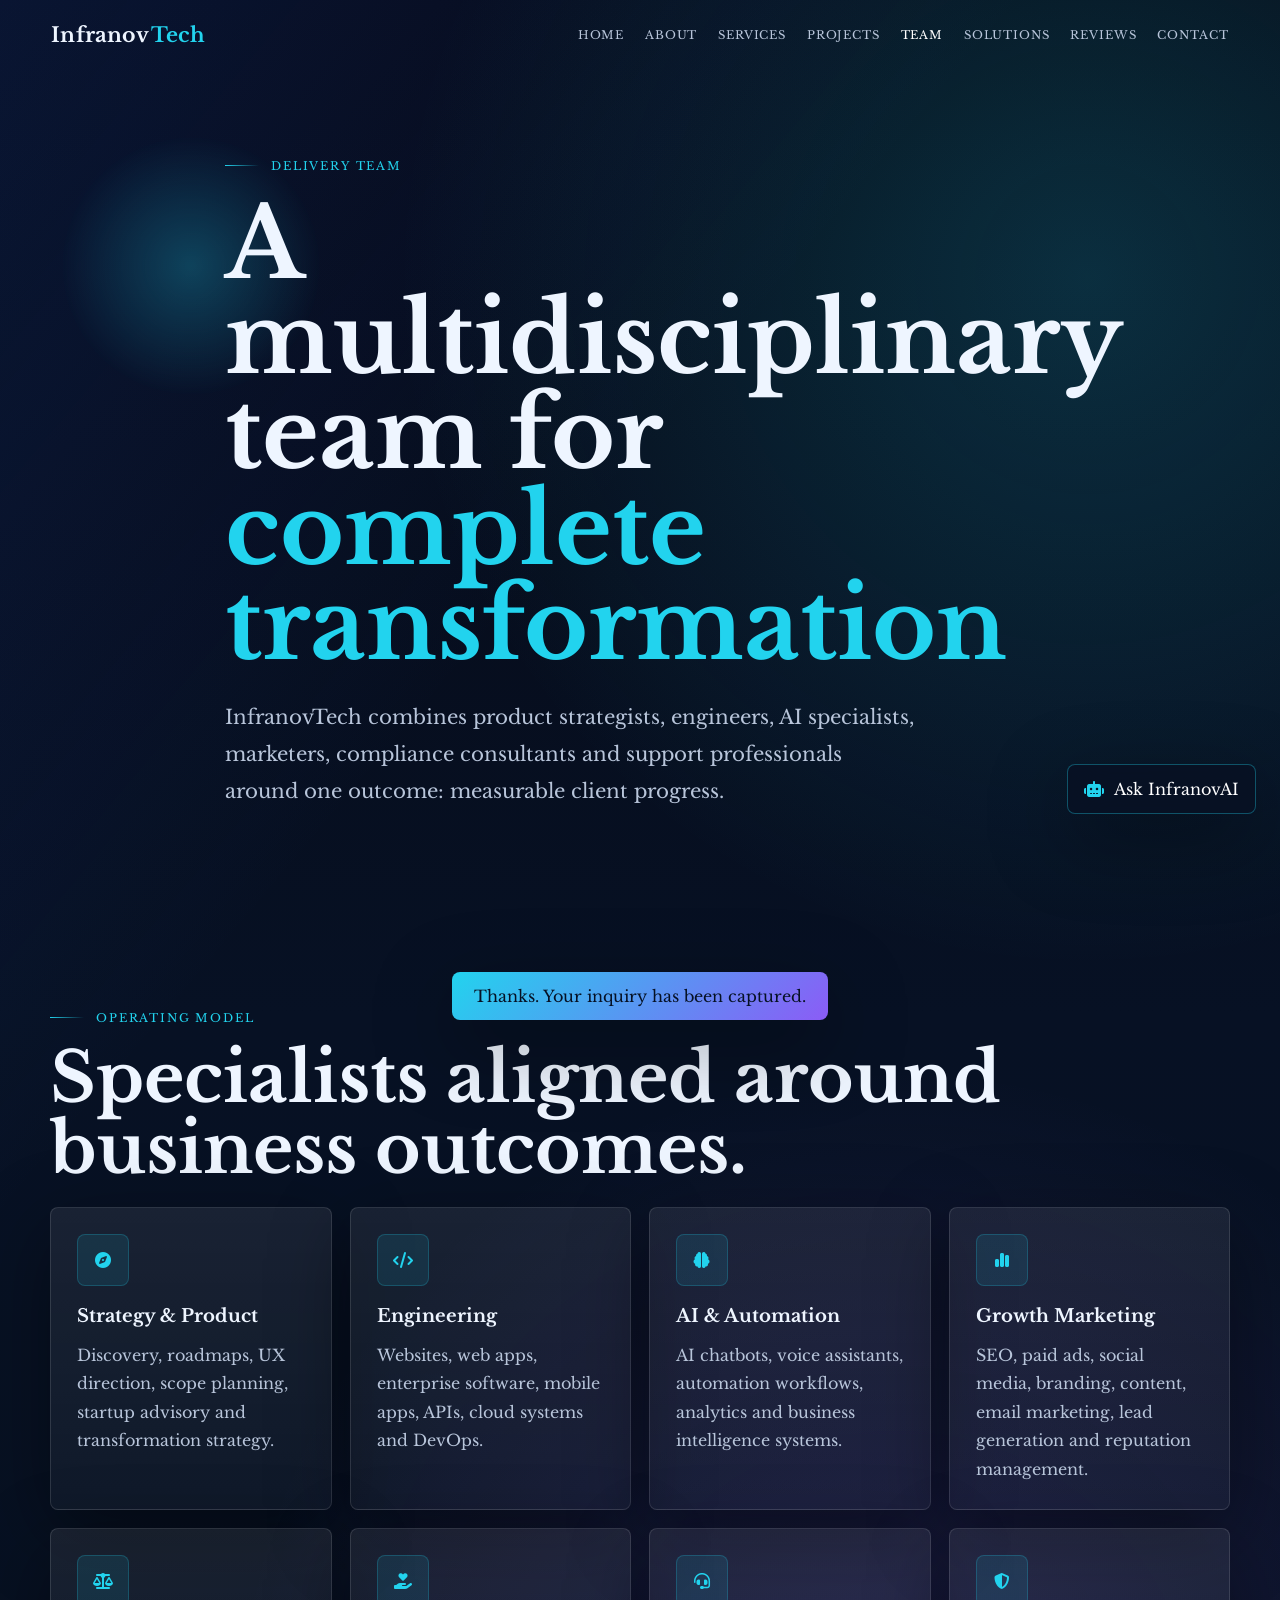
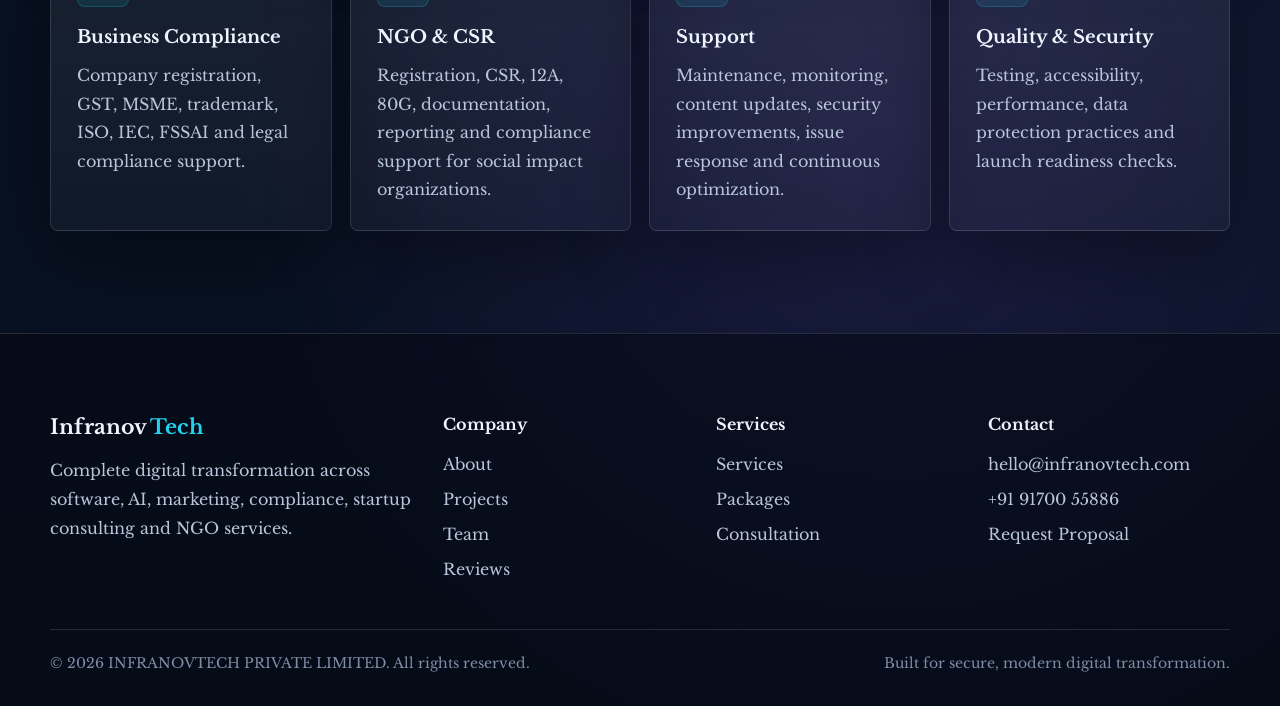
<file: team.html>
<!DOCTYPE html>
<html lang="en">

<head>
    <meta charset="UTF-8">
    <meta name="viewport" content="width=device-width, initial-scale=1.0">
    <title>Team | InfranovTech</title>
    <meta name="description" content="Meet the multidisciplinary delivery model behind InfranovTech's software, AI, marketing, consulting and compliance services.">
    <meta name="robots" content="index, follow">
    <link rel="canonical" href="https://www.infranovtech.in/team.html">
    <link rel="stylesheet" href="style.css">
    <link rel="stylesheet" href="https://cdnjs.cloudflare.com/ajax/libs/font-awesome/6.4.0/css/all.min.css">
</head>

<body>
    <div id="loader">InfranovTech</div>
    <div id="scroll-progress"></div>
    <header id="header">
        <a class="logo" href="index.html">Infranov<span>Tech</span></a>
        <nav>
            <div class="nav-links">
                <a href="index.html">Home</a><a href="about.html">About</a><a href="services.html">Services</a><a href="portfolio.html">Projects</a><a href="team.html">Team</a><a href="packages.html">Solutions</a><a href="reviews.html">Reviews</a><a href="contact.html">Contact</a>
            </div>
        </nav>
        <button class="hamburger" type="button" aria-label="Open navigation"><i class="fas fa-bars" aria-hidden="true"></i></button>
    </header>
    <main>
        <section class="hero">
            <div class="hero-content reveal">
                <div class="hero-eyebrow">Delivery Team</div>
                <h1>A multidisciplinary team for <span class="accent">complete transformation</span></h1>
                <p>InfranovTech combines product strategists, engineers, AI specialists, marketers, compliance consultants and support professionals around one outcome: measurable client progress.</p>
            </div>
            <div class="floating-shape one lg" data-speed="0.08"></div>
        </section>

        <section class="section">
            <div class="container">
                <div class="section-label">Operating Model</div>
                <h2 class="section-title reveal">Specialists aligned around business outcomes.</h2>
                <div class="feature-grid">
                    <article class="feature-card reveal"><div class="feature-icon"><i class="fas fa-compass" aria-hidden="true"></i></div><h3>Strategy & Product</h3><p>Discovery, roadmaps, UX direction, scope planning, startup advisory and transformation strategy.</p></article>
                    <article class="feature-card reveal"><div class="feature-icon"><i class="fas fa-code" aria-hidden="true"></i></div><h3>Engineering</h3><p>Websites, web apps, enterprise software, mobile apps, APIs, cloud systems and DevOps.</p></article>
                    <article class="feature-card reveal"><div class="feature-icon"><i class="fas fa-brain" aria-hidden="true"></i></div><h3>AI & Automation</h3><p>AI chatbots, voice assistants, automation workflows, analytics and business intelligence systems.</p></article>
                    <article class="feature-card reveal"><div class="feature-icon"><i class="fas fa-chart-simple" aria-hidden="true"></i></div><h3>Growth Marketing</h3><p>SEO, paid ads, social media, branding, content, email marketing, lead generation and reputation management.</p></article>
                    <article class="feature-card reveal"><div class="feature-icon"><i class="fas fa-scale-balanced" aria-hidden="true"></i></div><h3>Business Compliance</h3><p>Company registration, GST, MSME, trademark, ISO, IEC, FSSAI and legal compliance support.</p></article>
                    <article class="feature-card reveal"><div class="feature-icon"><i class="fas fa-hand-holding-heart" aria-hidden="true"></i></div><h3>NGO & CSR</h3><p>Registration, CSR, 12A, 80G, documentation, reporting and compliance support for social impact organizations.</p></article>
                    <article class="feature-card reveal"><div class="feature-icon"><i class="fas fa-headset" aria-hidden="true"></i></div><h3>Support</h3><p>Maintenance, monitoring, content updates, security improvements, issue response and continuous optimization.</p></article>
                    <article class="feature-card reveal"><div class="feature-icon"><i class="fas fa-shield-halved" aria-hidden="true"></i></div><h3>Quality & Security</h3><p>Testing, accessibility, performance, data protection practices and launch readiness checks.</p></article>
                </div>
            </div>
        </section>
    </main>

    <footer>
        <div class="container footer-grid">
            <div class="footer-brand"><a class="logo" href="index.html">Infranov<span>Tech</span></a><p>Complete digital transformation across software, AI, marketing, compliance, startup consulting and NGO services.</p></div>
            <div class="footer-col"><h4>Company</h4><div class="footer-links"><a href="about.html">About</a><a href="portfolio.html">Projects</a><a href="team.html">Team</a><a href="reviews.html">Reviews</a></div></div>
            <div class="footer-col"><h4>Services</h4><div class="footer-links"><a href="services.html">Services</a><a href="packages.html">Packages</a><a href="contact.html">Consultation</a></div></div>
            <div class="footer-col"><h4>Contact</h4><div class="footer-links"><a href="mailto:hello@infranovtech.com">hello@infranovtech.com</a><a href="tel:+919170055886">+91 91700 55886</a><a href="contact.html">Request Proposal</a></div></div>
        </div>
        <div class="container footer-bottom"><p>&copy; 2026 INFRANOVTECH PRIVATE LIMITED. All rights reserved.</p><p>Built for secure, modern digital transformation.</p></div>
    </footer>
    <button class="scroll-top" type="button" aria-label="Scroll to top"><i class="fas fa-arrow-up" aria-hidden="true"></i></button>
    <div class="popup-msg" role="status">Thanks. Your inquiry has been captured.</div>
    <script src="script.js"></script>
</body>

</html>
</file>
<file: style.css>
@import url("https://fonts.googleapis.com/css2?family=Libre+Baskerville:wght@400;700&display=swap");

:root {
    --navy-950: #050814;
    --navy-900: #071124;
    --navy-800: #0b1f3e;
    --blue: #2563eb;
    --blue-soft: rgba(37, 99, 235, 0.16);
    --cyan: #22d3ee;
    --cyan-soft: rgba(34, 211, 238, 0.16);
    --purple: #8b5cf6;
    --purple-soft: rgba(139, 92, 246, 0.16);
    --white: #ffffff;
    --text: #eef5ff;
    --muted: #b8c5da;
    --faint: #7e8ca5;
    --line: rgba(255, 255, 255, 0.12);
    --line-strong: rgba(255, 255, 255, 0.2);
    --panel: rgba(9, 19, 39, 0.76);
    --panel-strong: rgba(8, 17, 35, 0.94);
    --shadow: 0 24px 80px rgba(0, 0, 0, 0.38);
    --radius: 8px;
    --radius-lg: 8px;
    --ease: cubic-bezier(0.22, 1, 0.36, 1);
}

* {
    box-sizing: border-box;
    margin: 0;
    padding: 0;
}

html {
    scroll-behavior: smooth;
    background: var(--navy-950);
}

body {
    min-height: 100vh;
    font-family: "Libre Baskerville";
    color: var(--text);
    background:
        linear-gradient(130deg, rgba(37, 99, 235, 0.14), transparent 32%),
        radial-gradient(circle at 85% 12%, rgba(34, 211, 238, 0.18), transparent 30%),
        radial-gradient(circle at 70% 75%, rgba(139, 92, 246, 0.16), transparent 34%),
        linear-gradient(180deg, #050814 0%, #071124 44%, #081120 100%);
    overflow-x: hidden;
}

body::before {
    content: "";
    position: fixed;
    inset: 0;
    pointer-events: none;
    background-image:
        linear-gradient(rgba(255, 255, 255, 0.035) 1px, transparent 1px),
        linear-gradient(90deg, rgba(255, 255, 255, 0.035) 1px, transparent 1px);
    background-size: 72px 72px;
    mask-image: linear-gradient(to bottom, rgba(0, 0, 0, 0.85), transparent 82%);
    z-index: -2;
}

body::after {
    content: "";
    position: fixed;
    inset: 0;
    pointer-events: none;
    background: linear-gradient(180deg, transparent, rgba(5, 8, 20, 0.82));
    z-index: -1;
}

img,
svg {
    display: block;
    max-width: 100%;
}

a {
    color: inherit;
    text-decoration: none;
}

button,
input,
select,
textarea {
    font: inherit;
}

button {
    border: 0;
    cursor: pointer;
}

::selection {
    color: #03101f;
    background: var(--cyan);
}

.container {
    width: min(1180px, calc(100% - 48px));
    margin: 0 auto;
}

#scroll-progress {
    position: fixed;
    top: 0;
    left: 0;
    width: 0;
    height: 3px;
    background: linear-gradient(90deg, var(--cyan), var(--blue), var(--purple));
    z-index: 10000;
}

#loader {
    position: fixed;
    inset: 0;
    display: grid;
    place-items: center;
    z-index: 10001;
    color: var(--cyan);
    background: var(--navy-950);
    font-size: clamp(1.3rem, 3vw, 2rem);
    letter-spacing: 0.12em;
    transition: opacity 0.45s ease;
}

#header {
    position: fixed;
    top: 0;
    left: 0;
    right: 0;
    z-index: 9999;
    display: flex;
    align-items: center;
    justify-content: space-between;
    gap: 24px;
    padding: 22px clamp(22px, 4vw, 64px);
    transition: background 0.3s ease, border-color 0.3s ease, padding 0.3s ease;
}

#header.scrolled {
    padding-top: 14px;
    padding-bottom: 14px;
    background: rgba(5, 8, 20, 0.82);
    border-bottom: 1px solid var(--line);
    backdrop-filter: blur(18px);
}

.logo {
    display: inline-flex;
    align-items: center;
    gap: 2px;
    font-weight: 700;
    font-size: 1.28rem;
    letter-spacing: 0.01em;
    white-space: nowrap;
}

.logo span,
.accent,
.section-title em {
    color: var(--cyan);
    font-style: normal;
}

.nav-links {
    display: flex;
    align-items: center;
    justify-content: center;
    gap: clamp(12px, 1.6vw, 24px);
}

.nav-links a {
    color: var(--muted);
    font-size: 0.72rem;
    letter-spacing: 0.08em;
    text-transform: uppercase;
    transition: color 0.2s ease;
}

.nav-links a:hover,
.nav-links a.active {
    color: var(--white);
}

.hamburger {
    display: none;
    width: 44px;
    height: 44px;
    color: var(--white);
    background: rgba(255, 255, 255, 0.06);
    border: 1px solid var(--line);
    border-radius: var(--radius);
}

.section {
    position: relative;
    padding: clamp(76px, 8vw, 132px) 0;
}

.section-alt {
    background: linear-gradient(180deg, rgba(255, 255, 255, 0.035), rgba(255, 255, 255, 0.012));
    border-block: 1px solid rgba(255, 255, 255, 0.055);
}

.section-label,
.hero-eyebrow,
.project-meta,
.stat-label {
    color: var(--cyan);
    font-size: 0.72rem;
    letter-spacing: 0.16em;
    text-transform: uppercase;
}

.section-label {
    display: inline-flex;
    align-items: center;
    gap: 12px;
    margin-bottom: 18px;
}

.section-label::before,
.hero-eyebrow::before {
    content: "";
    width: 34px;
    height: 1px;
    background: linear-gradient(90deg, var(--cyan), transparent);
}

.section-title {
    max-width: 960px;
    font-size: clamp(2.35rem, 5.4vw, 5.6rem);
    line-height: 1.03;
    letter-spacing: 0;
    margin-bottom: 22px;
}

.section-desc {
    max-width: 760px;
    color: var(--muted);
    font-size: clamp(1rem, 1.45vw, 1.18rem);
    line-height: 1.86;
}

.section-head {
    display: flex;
    align-items: end;
    justify-content: space-between;
    gap: 28px;
    margin-bottom: 42px;
}

.section-head .section-desc {
    max-width: 480px;
}

.hero {
    position: relative;
    min-height: 100vh;
    display: grid;
    align-items: center;
    padding: 132px 0 72px;
    overflow: hidden;
}

.hero .container,
.hero-content {
    position: relative;
    z-index: 2;
}

.hero > .hero-content {
    width: min(1180px, calc(100% - 48px));
    margin: 0 auto;
}

.hero-grid {
    display: grid;
    grid-template-columns: minmax(0, 1.08fr) minmax(340px, 0.92fr);
    gap: clamp(36px, 6vw, 88px);
    align-items: center;
}

.hero-content {
    max-width: 830px;
}

.hero-eyebrow {
    display: inline-flex;
    align-items: center;
    gap: 12px;
    margin-bottom: 24px;
}

.hero h1 {
    max-width: 920px;
    font-size: clamp(3rem, 7.6vw, 7.2rem);
    line-height: 0.98;
    letter-spacing: 0;
    margin-bottom: 26px;
}

.hero p {
    max-width: 690px;
    color: var(--muted);
    font-size: clamp(1.04rem, 1.55vw, 1.24rem);
    line-height: 1.86;
}

.hero-actions,
.project-actions,
.contact-form-footer,
.slider-controls,
.service-badges,
.project-stack {
    display: flex;
    align-items: center;
    flex-wrap: wrap;
    gap: 12px;
}

.hero-actions {
    margin-top: 34px;
}

.btn {
    position: relative;
    display: inline-flex;
    align-items: center;
    justify-content: center;
    gap: 10px;
    min-height: 48px;
    padding: 13px 22px;
    color: var(--white);
    background: rgba(255, 255, 255, 0.055);
    border: 1px solid var(--line);
    border-radius: var(--radius);
    font-weight: 700;
    font-size: 0.76rem;
    letter-spacing: 0.06em;
    text-transform: uppercase;
    transition: transform 0.25s var(--ease), border-color 0.25s ease, background 0.25s ease;
    overflow: hidden;
}

.btn:hover {
    transform: translateY(-2px);
    border-color: var(--line-strong);
    background: rgba(255, 255, 255, 0.09);
}

.btn-primary {
    color: #03101f;
    border-color: transparent;
    background: linear-gradient(135deg, var(--cyan), #60a5fa 48%, var(--purple));
    box-shadow: 0 18px 50px rgba(34, 211, 238, 0.22);
}

.btn-outline {
    color: var(--cyan);
    border-color: rgba(34, 211, 238, 0.34);
}

.hero-meta {
    display: grid;
    grid-template-columns: repeat(3, minmax(0, 1fr));
    gap: 12px;
    margin-top: 36px;
}

.stat-pill,
.mini-stat,
.glass-panel,
.service-card,
.feature-card,
.tech-card,
.project-card,
.testimonial-card,
.faq-item,
.contact-panel,
.contact-form,
.process-step,
.pricing-card,
.industry-card {
    background: linear-gradient(180deg, rgba(255, 255, 255, 0.075), rgba(255, 255, 255, 0.035));
    border: 1px solid var(--line);
    border-radius: var(--radius-lg);
    box-shadow: var(--shadow);
}

.stat-pill {
    min-height: 92px;
    padding: 18px;
    color: var(--muted);
    line-height: 1.6;
}

.stat-pill strong {
    display: block;
    color: var(--white);
    font-size: 1.34rem;
    line-height: 1.2;
    margin-bottom: 4px;
}

.hero-visual {
    position: relative;
    min-height: 560px;
}

.orbital-card {
    position: absolute;
    inset: 32px 0 auto auto;
    width: min(440px, 100%);
    min-height: 520px;
    padding: 22px;
    background:
        linear-gradient(145deg, rgba(37, 99, 235, 0.2), rgba(139, 92, 246, 0.1)),
        rgba(7, 17, 36, 0.78);
    border: 1px solid rgba(255, 255, 255, 0.18);
    border-radius: var(--radius-lg);
    box-shadow: 0 34px 110px rgba(0, 0, 0, 0.44);
    backdrop-filter: blur(22px);
}

.orbital-top {
    display: flex;
    justify-content: space-between;
    gap: 16px;
    padding-bottom: 18px;
    border-bottom: 1px solid var(--line);
}

.orbital-top span,
.workflow-label {
    color: var(--faint);
    font-size: 0.78rem;
}

.orbital-top strong {
    display: block;
    margin-top: 7px;
    color: var(--white);
}

.workflow-map {
    display: grid;
    gap: 14px;
    margin-top: 24px;
}

.workflow-node {
    position: relative;
    padding: 16px;
    background: rgba(255, 255, 255, 0.055);
    border: 1px solid var(--line);
    border-radius: var(--radius);
}

.workflow-node strong {
    display: block;
    margin-top: 4px;
}

.signal-grid {
    display: grid;
    grid-template-columns: repeat(3, 1fr);
    gap: 10px;
    margin-top: 24px;
}

.signal-grid span {
    height: 84px;
    border-radius: var(--radius);
    background:
        linear-gradient(180deg, rgba(34, 211, 238, 0.2), rgba(139, 92, 246, 0.08)),
        repeating-linear-gradient(0deg, transparent, transparent 9px, rgba(255, 255, 255, 0.12) 10px);
    border: 1px solid var(--line);
}

.floating-shape {
    position: absolute;
    border-radius: 999px;
    pointer-events: none;
    filter: blur(2px);
    opacity: 0.75;
    animation: float 9s ease-in-out infinite;
}

.floating-shape.sm {
    width: 90px;
    height: 90px;
}

.floating-shape.md {
    width: 170px;
    height: 170px;
}

.floating-shape.lg {
    width: 280px;
    height: 280px;
}

.floating-shape.one {
    top: 14%;
    left: 4%;
    background: radial-gradient(circle, rgba(34, 211, 238, 0.34), transparent 66%);
}

.floating-shape.two {
    right: 8%;
    top: 22%;
    background: radial-gradient(circle, rgba(139, 92, 246, 0.36), transparent 66%);
}

.floating-shape.three {
    left: 50%;
    bottom: 12%;
    background: radial-gradient(circle, rgba(37, 99, 235, 0.32), transparent 66%);
}

@keyframes float {
    0%, 100% { transform: translate3d(0, 0, 0); }
    50% { transform: translate3d(0, 18px, 0); }
}

.about-grid,
.tech-grid,
.feature-grid,
.services-grid,
.project-grid,
.industry-grid,
.pricing-grid,
.process-grid,
.value-grid {
    display: grid;
    gap: 18px;
}

.about-grid,
.value-grid {
    grid-template-columns: repeat(3, minmax(0, 1fr));
    margin-top: 38px;
}

.services-grid {
    grid-template-columns: repeat(3, minmax(0, 1fr));
}

.feature-grid,
.industry-grid,
.tech-grid {
    grid-template-columns: repeat(4, minmax(0, 1fr));
}

.project-grid {
    grid-template-columns: repeat(3, minmax(0, 1fr));
}

.pricing-grid {
    grid-template-columns: repeat(3, minmax(0, 1fr));
}

.process-grid {
    grid-template-columns: repeat(4, minmax(0, 1fr));
    counter-reset: process;
}

.glass-panel,
.service-card,
.feature-card,
.tech-card,
.industry-card,
.process-step,
.pricing-card {
    position: relative;
    padding: 26px;
    overflow: hidden;
    transition: transform 0.28s var(--ease), border-color 0.28s ease, background 0.28s ease;
}

.glass-panel:hover,
.service-card:hover,
.feature-card:hover,
.tech-card:hover,
.industry-card:hover,
.process-step:hover,
.pricing-card:hover,
.project-card:hover {
    transform: translateY(-6px);
    border-color: rgba(34, 211, 238, 0.32);
}

.glass-panel h3,
.service-card h3,
.feature-card h3,
.tech-card h3,
.industry-card h3,
.process-step h3,
.pricing-card h3,
.project-card h3 {
    font-size: 1.13rem;
    line-height: 1.35;
    margin-bottom: 12px;
}

.glass-panel p,
.service-card p,
.feature-card p,
.tech-card p,
.industry-card p,
.process-step p,
.pricing-card p,
.project-card p,
.testimonial-card blockquote,
.faq-answer p {
    color: var(--muted);
    line-height: 1.78;
}

.service-card {
    min-height: 360px;
    display: flex;
    flex-direction: column;
}

.service-icon,
.feature-icon,
.tech-icon {
    width: 52px;
    height: 52px;
    display: grid;
    place-items: center;
    color: var(--cyan);
    background: rgba(34, 211, 238, 0.1);
    border: 1px solid rgba(34, 211, 238, 0.22);
    border-radius: var(--radius);
    margin-bottom: 18px;
}

.service-list {
    display: grid;
    gap: 9px;
    margin: 18px 0 0;
    list-style: none;
}

.service-list li {
    color: var(--muted);
    line-height: 1.55;
}

.service-list li::before {
    content: "";
    display: inline-block;
    width: 6px;
    height: 6px;
    margin-right: 10px;
    border-radius: 999px;
    background: var(--cyan);
    vertical-align: 0.12em;
}

.service-badges,
.project-stack {
    margin-top: auto;
    padding-top: 18px;
}

.service-badges span,
.project-stack span,
.pill {
    display: inline-flex;
    align-items: center;
    min-height: 32px;
    padding: 7px 11px;
    color: var(--muted);
    background: rgba(255, 255, 255, 0.055);
    border: 1px solid var(--line);
    border-radius: var(--radius);
    font-size: 0.76rem;
}

.process-step {
    counter-increment: process;
}

.process-step::before {
    content: "0" counter(process);
    display: inline-flex;
    margin-bottom: 22px;
    color: var(--cyan);
    font-weight: 700;
}

.tech-card {
    min-height: 210px;
}

.project-filter {
    display: flex;
    flex-wrap: wrap;
    gap: 10px;
    margin: 0 0 28px;
}

.project-card {
    overflow: hidden;
    transition: transform 0.28s var(--ease), border-color 0.28s ease;
}

.project-card img {
    width: 100%;
    height: 230px;
    object-fit: cover;
}

.project-body {
    padding: 24px;
}

.project-meta {
    display: block;
    margin-bottom: 10px;
}

.testimonial-shell {
    position: relative;
    overflow: hidden;
}

.testimonial-slider {
    display: flex;
    transition: transform 0.38s var(--ease);
}

.testimonial-card {
    min-width: 100%;
    padding: clamp(28px, 4vw, 48px);
}

.testimonial-card blockquote {
    font-size: clamp(1.12rem, 2.2vw, 1.75rem);
    color: var(--text);
}

.testimonial-meta {
    display: flex;
    align-items: center;
    gap: 14px;
    margin-top: 24px;
}

.testimonial-avatar {
    width: 52px;
    height: 52px;
    display: grid;
    place-items: center;
    color: #061124;
    background: linear-gradient(135deg, var(--cyan), var(--purple));
    border-radius: var(--radius);
    font-weight: 700;
}

.testimonial-meta span {
    display: block;
    color: var(--muted);
    margin-top: 5px;
    font-size: 0.88rem;
}

.slider-controls {
    justify-content: flex-end;
    margin-top: 18px;
}

.slider-controls button,
.scroll-top,
.chatbot-close {
    width: 44px;
    height: 44px;
    display: grid;
    place-items: center;
    color: var(--white);
    background: rgba(255, 255, 255, 0.065);
    border: 1px solid var(--line);
    border-radius: var(--radius);
}

.faq {
    display: grid;
    gap: 12px;
    margin-top: 36px;
}

.faq-question {
    width: 100%;
    display: flex;
    align-items: center;
    justify-content: space-between;
    gap: 18px;
    padding: 22px 24px;
    color: var(--white);
    background: transparent;
    text-align: left;
}

.faq-question h3 {
    font-size: 1rem;
    line-height: 1.5;
}

.faq-question span {
    color: var(--cyan);
    font-size: 1.35rem;
}

.faq-answer {
    max-height: 0;
    overflow: hidden;
    opacity: 0;
    padding: 0 24px;
    transition: max-height 0.28s ease, opacity 0.28s ease, padding 0.28s ease;
}

.faq-item.active .faq-answer {
    max-height: 300px;
    opacity: 1;
    padding: 0 24px 24px;
}

.contact-grid {
    display: grid;
    grid-template-columns: 0.88fr 1.12fr;
    gap: 20px;
}

.contact-panel,
.contact-form {
    padding: clamp(24px, 3vw, 36px);
}

.contact-panel {
    display: grid;
    gap: 18px;
}

.contact-card {
    display: grid;
    gap: 8px;
}

.contact-card a,
.contact-card p,
.contact-note {
    color: var(--muted);
    line-height: 1.7;
}

.contact-info-row {
    display: grid;
    grid-template-columns: repeat(2, 1fr);
    gap: 14px;
}

.contact-info-item {
    display: flex;
    align-items: flex-start;
    gap: 14px;
}

.contact-info-item i {
    color: var(--cyan);
    margin-top: 4px;
}

.form-grid {
    display: grid;
    grid-template-columns: repeat(2, minmax(0, 1fr));
    gap: 16px;
}

.form-group {
    display: grid;
    gap: 9px;
    margin-bottom: 16px;
}

.form-group label {
    color: var(--muted);
    font-size: 0.76rem;
    letter-spacing: 0.08em;
    text-transform: uppercase;
}

.form-group input,
.form-group textarea,
.form-group select {
    width: 100%;
    color: var(--white);
    background: rgba(255, 255, 255, 0.055);
    border: 1px solid var(--line);
    border-radius: var(--radius);
    outline: 0;
    padding: 15px 16px;
    transition: border-color 0.2s ease, background 0.2s ease;
}

.form-group input:focus,
.form-group textarea:focus,
.form-group select:focus {
    border-color: var(--cyan);
    background: rgba(255, 255, 255, 0.075);
}

.form-group textarea {
    min-height: 170px;
    resize: vertical;
}

.map-frame {
    min-height: 280px;
    overflow: hidden;
    border: 1px solid var(--line);
    border-radius: var(--radius);
}

.map-frame iframe {
    width: 100%;
    height: 100%;
    min-height: 280px;
    border: 0;
    filter: grayscale(0.35) contrast(0.92);
}

.pricing-card.featured {
    border-color: rgba(34, 211, 238, 0.44);
    background:
        linear-gradient(135deg, rgba(34, 211, 238, 0.11), rgba(139, 92, 246, 0.11)),
        rgba(255, 255, 255, 0.045);
}

.price {
    margin: 18px 0;
    color: var(--white);
    font-size: clamp(1.8rem, 3vw, 2.7rem);
    font-weight: 700;
}

footer {
    position: relative;
    padding: 80px 0 34px;
    border-top: 1px solid var(--line);
    background: rgba(4, 8, 18, 0.56);
}

.footer-grid {
    display: grid;
    grid-template-columns: 1.5fr repeat(3, 1fr);
    gap: 30px;
}

.footer-brand p {
    max-width: 380px;
    margin-top: 16px;
    color: var(--muted);
    line-height: 1.8;
}

.footer-col h4 {
    margin-bottom: 18px;
}

.footer-links {
    display: grid;
    gap: 11px;
}

.footer-links a {
    color: var(--muted);
    line-height: 1.5;
    transition: color 0.2s ease;
}

.footer-links a:hover {
    color: var(--cyan);
}

.footer-bottom {
    display: flex;
    justify-content: space-between;
    gap: 16px;
    margin-top: 48px;
    padding-top: 24px;
    color: var(--faint);
    border-top: 1px solid var(--line);
    font-size: 0.88rem;
}

.scroll-top {
    position: fixed;
    right: 24px;
    bottom: 24px;
    z-index: 1000;
    opacity: 0;
    visibility: hidden;
    transition: opacity 0.25s ease, transform 0.25s ease, visibility 0.25s ease;
}

.scroll-top.visible {
    opacity: 1;
    visibility: visible;
}

.popup-msg {
    position: fixed;
    left: 50%;
    bottom: -120px;
    transform: translateX(-50%);
    z-index: 10002;
    padding: 14px 22px;
    color: #061124;
    background: linear-gradient(135deg, var(--cyan), var(--purple));
    border-radius: var(--radius);
    box-shadow: var(--shadow);
    transition: bottom 0.3s ease;
}

.popup-msg.show {
    bottom: 28px;
}

.chatbot-toggle {
    position: fixed;
    right: 24px;
    bottom: 86px;
    z-index: 10003;
    display: inline-flex;
    align-items: center;
    gap: 10px;
    min-height: 50px;
    padding: 12px 16px;
    color: var(--white);
    background: rgba(8, 17, 35, 0.86);
    border: 1px solid rgba(34, 211, 238, 0.34);
    border-radius: var(--radius);
    box-shadow: var(--shadow);
    backdrop-filter: blur(18px);
}

.chatbot-toggle i {
    color: var(--cyan);
}

.chatbot-panel {
    position: fixed;
    right: 24px;
    bottom: 148px;
    z-index: 10003;
    display: none;
    width: min(420px, calc(100% - 36px));
    max-height: min(680px, calc(100vh - 180px));
    overflow: hidden;
    flex-direction: column;
    background: rgba(6, 13, 28, 0.97);
    border: 1px solid var(--line-strong);
    border-radius: var(--radius-lg);
    box-shadow: 0 30px 90px rgba(0, 0, 0, 0.5);
}

.chatbot-panel.open {
    display: flex;
}

.chatbot-header {
    display: flex;
    align-items: flex-start;
    justify-content: space-between;
    gap: 16px;
    padding: 20px;
    border-bottom: 1px solid var(--line);
}

.chatbot-header p {
    margin-top: 7px;
    color: var(--muted);
    font-size: 0.86rem;
    line-height: 1.55;
}

.chatbot-messages {
    display: flex;
    flex: 1;
    flex-direction: column;
    gap: 12px;
    overflow: auto;
    padding: 18px;
}

.chatbot-message {
    max-width: 92%;
    padding: 13px 14px;
    border: 1px solid var(--line);
    border-radius: var(--radius);
    line-height: 1.65;
    white-space: pre-wrap;
}

.chatbot-message.user {
    align-self: flex-end;
    color: var(--white);
    background: rgba(37, 99, 235, 0.16);
}

.chatbot-message.bot {
    align-self: flex-start;
    color: var(--muted);
    background: rgba(255, 255, 255, 0.055);
}

.chatbot-form {
    display: flex;
    gap: 10px;
    padding: 16px;
    border-top: 1px solid var(--line);
}

.chatbot-form input {
    min-width: 0;
    flex: 1;
    color: var(--white);
    background: rgba(255, 255, 255, 0.055);
    border: 1px solid var(--line);
    border-radius: var(--radius);
    outline: 0;
    padding: 13px;
}

.reveal,
.fade-in,
.slide-up,
.slide-left,
.slide-right {
    opacity: 0;
    transform: translateY(24px);
    transition: opacity 0.7s var(--ease), transform 0.7s var(--ease);
}

.slide-left {
    transform: translateX(-28px);
}

.slide-right {
    transform: translateX(28px);
}

.reveal.active,
.fade-in.active,
.slide-up.active,
.slide-left.active,
.slide-right.active {
    opacity: 1;
    transform: translate(0);
}

@media (prefers-reduced-motion: reduce) {
    *,
    *::before,
    *::after {
        scroll-behavior: auto !important;
        animation-duration: 0.01ms !important;
        animation-iteration-count: 1 !important;
        transition-duration: 0.01ms !important;
    }
}

@media (max-width: 1080px) {
    .hero-grid,
    .contact-grid {
        grid-template-columns: 1fr;
    }

    .hero-visual {
        min-height: 440px;
    }

    .orbital-card {
        position: relative;
        inset: auto;
        width: 100%;
        min-height: 420px;
    }

    .services-grid,
    .project-grid,
    .pricing-grid,
    .about-grid,
    .value-grid {
        grid-template-columns: repeat(2, minmax(0, 1fr));
    }

    .feature-grid,
    .industry-grid,
    .tech-grid,
    .process-grid {
        grid-template-columns: repeat(2, minmax(0, 1fr));
    }
}

@media (max-width: 820px) {
    .hamburger {
        display: grid;
        place-items: center;
    }

    .nav-links {
        position: fixed;
        inset: 0 0 0 auto;
        width: min(360px, 100%);
        height: 100vh;
        padding: 96px 28px 28px;
        align-items: stretch;
        justify-content: flex-start;
        flex-direction: column;
        background: rgba(5, 8, 20, 0.98);
        border-left: 1px solid var(--line);
        transform: translateX(100%);
        transition: transform 0.28s var(--ease);
    }

    .nav-links.active {
        transform: translateX(0);
    }

    .nav-links a {
        padding: 14px 0;
        font-size: 0.86rem;
    }

    .section-head {
        display: block;
    }

    .section-head .section-desc {
        max-width: 720px;
    }
}

@media (max-width: 680px) {
    .container {
        width: min(100% - 32px, 1180px);
    }

    #header {
        padding-inline: 16px;
    }

    .hero {
        min-height: auto;
        padding-top: 112px;
    }

    .hero h1 {
        font-size: clamp(2.5rem, 13vw, 4.2rem);
    }

    .section-title {
        font-size: clamp(2.05rem, 10vw, 3.45rem);
    }

    .hero-meta,
    .services-grid,
    .project-grid,
    .pricing-grid,
    .about-grid,
    .value-grid,
    .feature-grid,
    .industry-grid,
    .tech-grid,
    .process-grid,
    .form-grid,
    .contact-info-row,
    .footer-grid {
        grid-template-columns: 1fr;
    }

    .btn {
        width: 100%;
    }

    .hero-actions,
    .contact-form-footer {
        align-items: stretch;
        flex-direction: column;
    }

    .hero-visual {
        min-height: 0;
    }

    .orbital-card {
        min-height: auto;
    }

    .signal-grid span {
        height: 64px;
    }

    .footer-bottom {
        flex-direction: column;
    }

    .chatbot-toggle {
        right: 16px;
        bottom: 78px;
    }

    .chatbot-toggle span {
        display: none;
    }

    .chatbot-panel {
        right: 16px;
        bottom: 134px;
        width: calc(100% - 32px);
    }

    .chatbot-form {
        flex-direction: column;
    }
}
</file>
